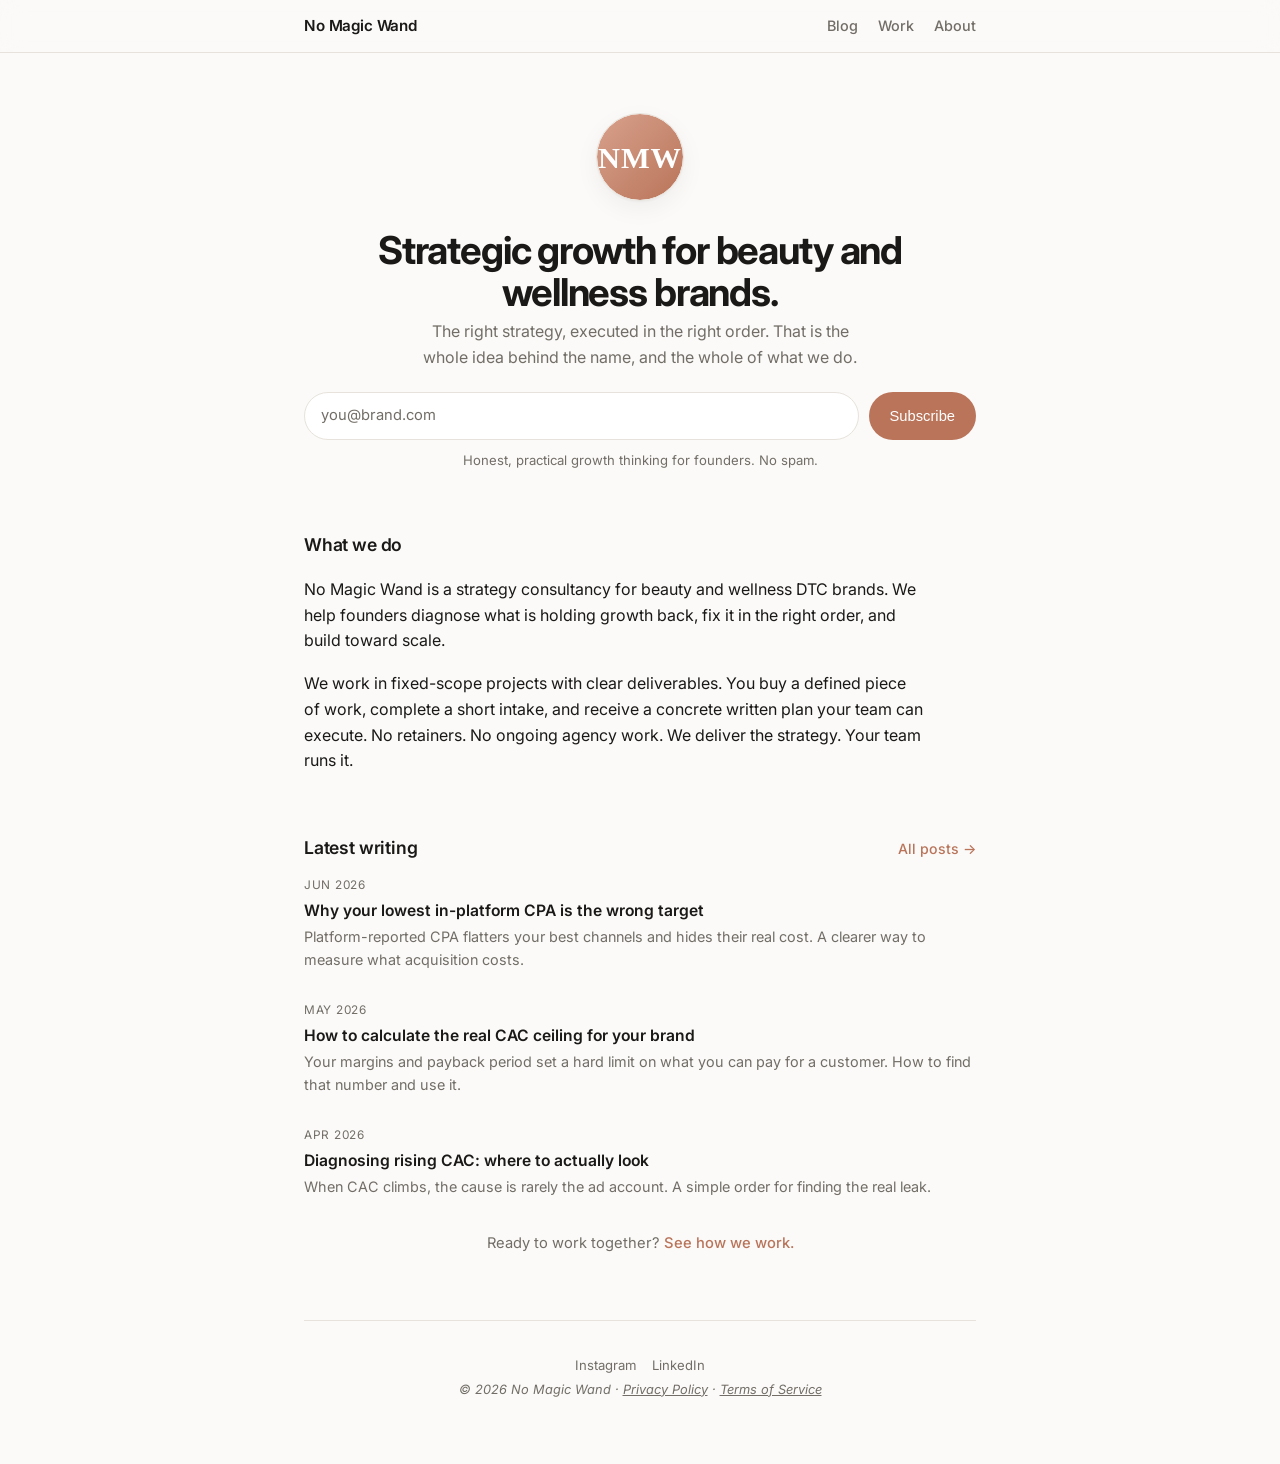
<file: index.html>
<!DOCTYPE html>
<html lang="en">
<head>
  <meta charset="UTF-8" />
  <meta name="viewport" content="width=device-width, initial-scale=1.0" />
  <title>No Magic Wand | Strategic growth for beauty and wellness brands</title>
  <meta name="description" content="A strategy consultancy for beauty and wellness DTC brands. We diagnose what is holding growth back and fix it in the right order. Fixed-scope projects, written deliverables, no retainers." />
  <link rel="canonical" href="https://nomagicwand.com/" />

  <!-- Open Graph -->
  <meta property="og:title" content="No Magic Wand" />
  <meta property="og:description" content="Strategic growth for beauty and wellness DTC brands. The right strategy, executed in the right order." />
  <meta property="og:type" content="website" />
  <meta property="og:url" content="https://nomagicwand.com/" />
  <!-- TODO: add og:image once you have a brand image:
  <meta property="og:image" content="https://nomagicwand.com/assets/og.jpg" /> -->

  <!-- Twitter / X card -->
  <meta name="twitter:card" content="summary_large_image" />
  <meta name="twitter:title" content="No Magic Wand" />
  <meta name="twitter:description" content="Strategic growth for beauty and wellness DTC brands." />

  <link rel="icon" href="assets/avatar.svg" type="image/svg+xml" />
  <link rel="preconnect" href="https://fonts.googleapis.com" />
  <link rel="preconnect" href="https://fonts.gstatic.com" crossorigin />
  <link href="https://fonts.googleapis.com/css2?family=Inter:wght@300..700&display=swap" rel="stylesheet" />
  <link rel="stylesheet" href="styles.css?v=14" />

  <!-- Structured data: WebSite + Organization + ProfessionalService -->
  <script type="application/ld+json">
  {
    "@context": "https://schema.org",
    "@graph": [
      {
        "@type": "WebSite",
        "@id": "https://nomagicwand.com/#website",
        "url": "https://nomagicwand.com/",
        "name": "No Magic Wand",
        "description": "Strategic growth for beauty and wellness DTC brands."
      },
      {
        "@type": "Organization",
        "@id": "https://nomagicwand.com/#org",
        "name": "No Magic Wand",
        "url": "https://nomagicwand.com/",
        "description": "A strategy consultancy for beauty and wellness DTC brands. We deliver fixed-scope growth and brand strategy. Your team executes it.",
        "sameAs": [
          "https://www.linkedin.com/company/your-handle",
          "https://www.instagram.com/your-handle"
        ],
        "knowsAbout": ["Brand strategy", "Beauty industry", "Wellness brands", "Direct-to-consumer growth", "Customer acquisition", "Retention and lifecycle marketing", "Unit economics"]
      },
      {
        "@type": "ProfessionalService",
        "@id": "https://nomagicwand.com/#service",
        "name": "No Magic Wand",
        "url": "https://nomagicwand.com/",
        "description": "Fixed-scope growth and brand strategy for beauty and wellness DTC brands.",
        "provider": { "@id": "https://nomagicwand.com/#org" },
        "hasOfferCatalog": {
          "@type": "OfferCatalog",
          "name": "Packages",
          "itemListElement": [
            {
              "@type": "Offer",
              "name": "Growth Diagnostic and 90-Day Plan",
              "price": "6000",
              "priceCurrency": "USD",
              "description": "A full-funnel teardown of acquisition, retention and unit economics, delivered as a prioritized 90-day plan."
            },
            {
              "@type": "Offer",
              "name": "Brand and Growth Plan",
              "priceCurrency": "USD",
              "priceSpecification": {
                "@type": "PriceSpecification",
                "minPrice": "12000",
                "priceCurrency": "USD"
              },
              "description": "A senior brand and growth strategy engagement for scaling brands, by application."
            }
          ]
        }
      }
    ]
  }
  </script>
</head>
<body>

  <nav class="site-nav" aria-label="Main navigation">
    <div class="nav-inner">
      <a class="nav-logo" href="index.html">No Magic Wand</a>
      <div class="nav-links">
        <a href="blog.html">Blog</a>
        <a href="packages.html">Work</a>
        <a href="about.html">About</a>
      </div>
    </div>
  </nav>

  <main class="wrap">

    <!-- HERO
         TODO: swap avatar.svg for a real brand mark or team photo. -->
    <header class="hero">
      <img class="avatar" src="assets/avatar.svg" alt="No Magic Wand" width="88" height="88" />
      <h1 class="brand">Strategic growth for beauty and wellness brands.</h1>
      <p class="bio">
        The right strategy, executed in the right order. That is the whole idea behind the name,
        and the whole of what we do.
      </p>

      <!-- NEWSLETTER — front and centre, directly under the hero.
           TODO: connect to your newsletter provider (beehiiv or Substack embed). -->
      <form class="signup hero-signup" id="signupForm" action="#" method="post" novalidate>
        <input class="signup-input" type="email" name="email" inputmode="email" autocomplete="email" placeholder="you@brand.com" aria-label="Email address" required />
        <button class="btn btn-primary" type="submit">Subscribe</button>
      </form>
      <p class="signup-note" id="signupNote" aria-live="polite">Honest, practical growth thinking for founders. No spam.</p>
    </header>

    <!-- WHAT WE DO -->
    <section class="section">
      <h2 class="section-title">What we do</h2>
      <div class="prose">
        <p>
          No Magic Wand is a strategy consultancy for beauty and wellness DTC brands. We help founders
          diagnose what is holding growth back, fix it in the right order, and build toward scale.
        </p>
        <p>
          We work in fixed-scope projects with clear deliverables. You buy a defined piece of work,
          complete a short intake, and receive a concrete written plan your team can execute. No retainers.
          No ongoing agency work. We deliver the strategy. Your team runs it.
        </p>
      </div>
    </section>

    <!-- LATEST WRITING
         TODO: update titles, dates and links as you publish. -->
    <section class="section" id="writing">
      <div class="section-head">
        <h2 class="section-title">Latest writing</h2>
        <a class="see-all" href="blog.html">All posts →</a>
      </div>
      <ul class="post-list">
        <li class="post">
          <a href="blog-post.html">
            <span class="post-date">Jun 2026</span>
            <span class="post-title">Why your lowest in-platform CPA is the wrong target</span>
            <span class="post-excerpt">Platform-reported CPA flatters your best channels and hides their real cost. A clearer way to measure what acquisition costs.</span>
          </a>
        </li>
        <li class="post">
          <a href="blog-post.html">
            <span class="post-date">May 2026</span>
            <span class="post-title">How to calculate the real CAC ceiling for your brand</span>
            <span class="post-excerpt">Your margins and payback period set a hard limit on what you can pay for a customer. How to find that number and use it.</span>
          </a>
        </li>
        <li class="post">
          <a href="blog-post.html">
            <span class="post-date">Apr 2026</span>
            <span class="post-title">Diagnosing rising CAC: where to actually look</span>
            <span class="post-excerpt">When CAC climbs, the cause is rarely the ad account. A simple order for finding the real leak.</span>
          </a>
        </li>
      </ul>
    </section>

    <!-- QUIET OFFERS LINK — offers are pulled back; reachable, not foregrounded -->
    <p class="services-note">Ready to work together? <a href="packages.html">See how we work.</a></p>

    <footer class="footer">
      <nav class="footer-links" aria-label="Footer navigation">
        <a href="https://www.instagram.com/your-handle" target="_blank" rel="noopener">Instagram</a>
        <a href="https://www.linkedin.com/company/your-handle" target="_blank" rel="noopener">LinkedIn</a>
      </nav>
      <p class="footer-tag">© <span class="year-auto">2026</span> No Magic Wand · <a href="privacy.html">Privacy Policy</a> · <a href="terms.html">Terms of Service</a></p>
    </footer>

  </main>

  <script src="script.js"></script>
</body>
</html>
</file>
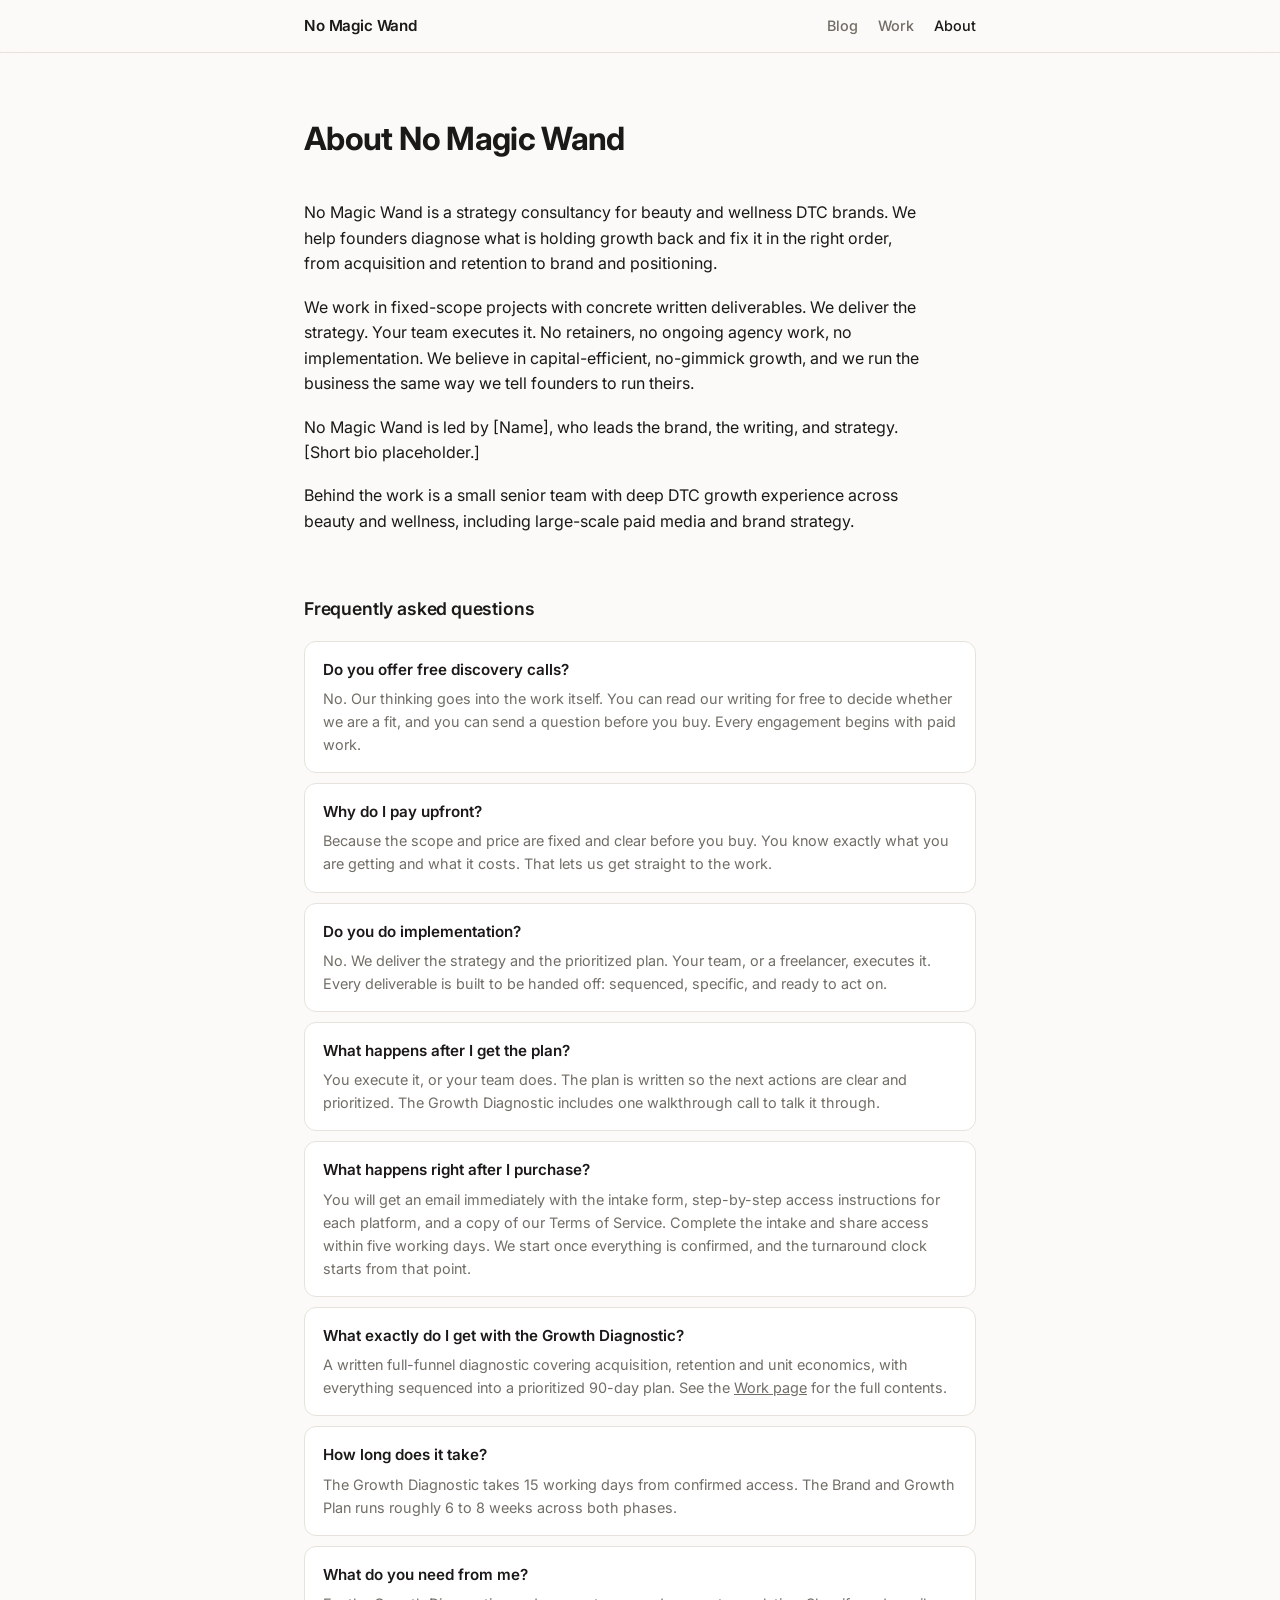
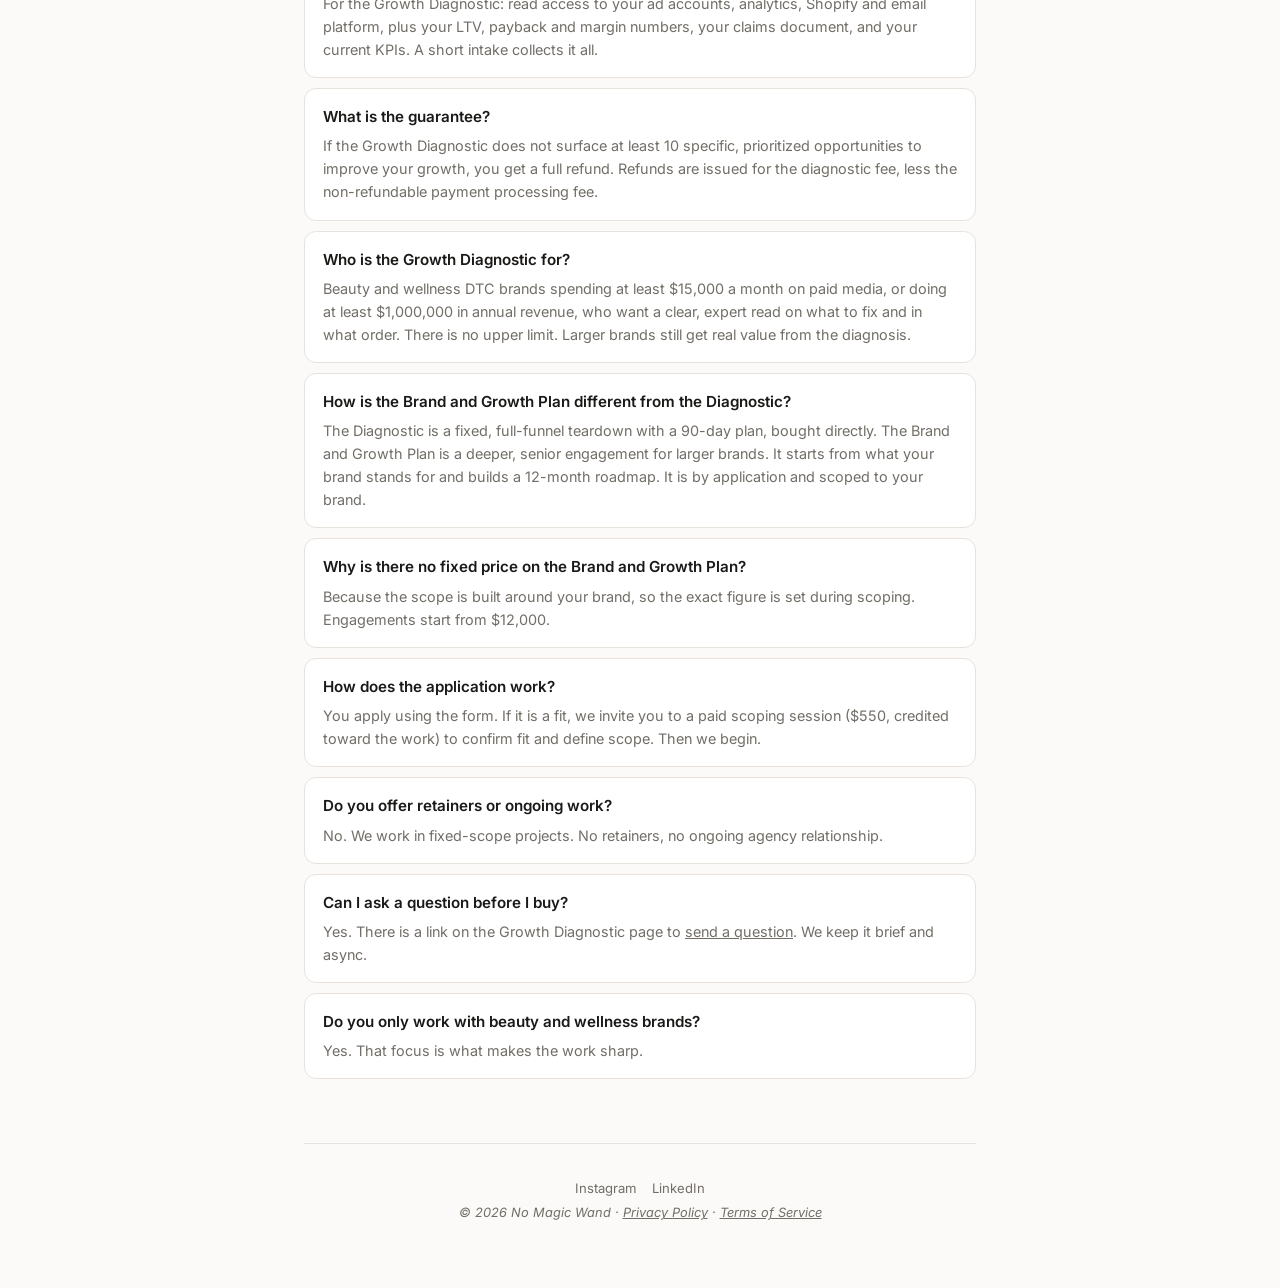
<file: about.html>
<!DOCTYPE html>
<html lang="en">
<head>
  <meta charset="UTF-8" />
  <meta name="viewport" content="width=device-width, initial-scale=1.0" />
  <title>About | No Magic Wand</title>
  <meta name="description" content="No Magic Wand is a strategy consultancy for beauty and wellness DTC brands. We deliver the strategy in fixed-scope projects. Your team executes it. Plus answers to common questions." />
  <link rel="canonical" href="https://nomagicwand.com/about.html" />
  <meta property="og:title" content="About | No Magic Wand" />
  <meta property="og:description" content="A strategy consultancy for beauty and wellness DTC brands." />
  <meta property="og:type" content="website" />
  <meta property="og:url" content="https://nomagicwand.com/about.html" />
  <meta name="twitter:card" content="summary_large_image" />
  <link rel="icon" href="assets/avatar.svg" type="image/svg+xml" />

  <!-- Structured data: FAQPage -->
  <script type="application/ld+json">
  {
    "@context": "https://schema.org",
    "@type": "FAQPage",
    "mainEntity": [
      { "@type": "Question", "name": "Do you offer free discovery calls?", "acceptedAnswer": { "@type": "Answer", "text": "No. Our thinking goes into the work itself. You can read our writing for free to decide whether we are a fit, and you can send a question before you buy. Every engagement begins with paid work." } },
      { "@type": "Question", "name": "Why do I pay upfront?", "acceptedAnswer": { "@type": "Answer", "text": "Because the scope and price are fixed and clear before you buy. You know exactly what you are getting and what it costs. That lets us get straight to the work." } },
      { "@type": "Question", "name": "Do you do implementation?", "acceptedAnswer": { "@type": "Answer", "text": "No. We deliver the strategy and the prioritized plan. Your team, or a freelancer, executes it. Every deliverable is built to be handed off: sequenced, specific, and ready to act on." } },
      { "@type": "Question", "name": "What happens after I get the plan?", "acceptedAnswer": { "@type": "Answer", "text": "You execute it, or your team does. The plan is written so the next actions are clear and prioritized. The Growth Diagnostic includes one walkthrough call to talk it through." } },
      { "@type": "Question", "name": "What happens right after I purchase?", "acceptedAnswer": { "@type": "Answer", "text": "You will get an email immediately with the intake form, step-by-step access instructions for each platform, and a copy of our Terms of Service. Complete the intake and share access within five working days. We start once everything is confirmed, and the turnaround clock starts from that point." } },
      { "@type": "Question", "name": "How long does it take?", "acceptedAnswer": { "@type": "Answer", "text": "The Growth Diagnostic takes 15 working days from confirmed access. The Brand and Growth Plan runs roughly 6 to 8 weeks across both phases." } },
      { "@type": "Question", "name": "Who is the Growth Diagnostic for?", "acceptedAnswer": { "@type": "Answer", "text": "Beauty and wellness DTC brands spending at least $15,000 a month on paid media, or doing at least $1,000,000 in annual revenue, who want a clear, expert read on what to fix and in what order. There is no upper limit. Larger brands still get real value from the diagnosis." } },
      { "@type": "Question", "name": "What is the guarantee?", "acceptedAnswer": { "@type": "Answer", "text": "If the Growth Diagnostic does not surface at least 10 specific, prioritized opportunities to improve your growth, you get a full refund. Refunds are issued for the diagnostic fee, less the non-refundable payment processing fee." } },
      { "@type": "Question", "name": "Why is there no fixed price on the Brand and Growth Plan?", "acceptedAnswer": { "@type": "Answer", "text": "Because the scope is built around your brand, so the exact figure is set during scoping. Engagements start from $12,000." } },
      { "@type": "Question", "name": "Do you offer retainers or ongoing work?", "acceptedAnswer": { "@type": "Answer", "text": "No. We work in fixed-scope projects. No retainers, no ongoing agency relationship." } },
      { "@type": "Question", "name": "Do you only work with beauty and wellness brands?", "acceptedAnswer": { "@type": "Answer", "text": "Yes. That focus is what makes the work sharp." } }
    ]
  }
  </script>

  <link rel="preconnect" href="https://fonts.googleapis.com" />
  <link rel="preconnect" href="https://fonts.gstatic.com" crossorigin />
  <link href="https://fonts.googleapis.com/css2?family=Inter:wght@300..700&display=swap" rel="stylesheet" />
  <link rel="stylesheet" href="styles.css?v=14" />
</head>
<body>

  <nav class="site-nav" aria-label="Main navigation">
    <div class="nav-inner">
      <a class="nav-logo" href="index.html">No Magic Wand</a>
      <div class="nav-links">
        <a href="blog.html">Blog</a>
        <a href="packages.html">Work</a>
        <a href="about.html" class="active">About</a>
      </div>
    </div>
  </nav>

  <main class="wrap">

    <div class="page-header">
      <h1>About No Magic Wand</h1>
    </div>

    <div class="prose">
      <p>
        No Magic Wand is a strategy consultancy for beauty and wellness DTC brands. We help founders diagnose
        what is holding growth back and fix it in the right order, from acquisition and retention to brand and
        positioning.
      </p>
      <p>
        We work in fixed-scope projects with concrete written deliverables. We deliver the strategy. Your team
        executes it. No retainers, no ongoing agency work, no implementation. We believe in capital-efficient,
        no-gimmick growth, and we run the business the same way we tell founders to run theirs.
      </p>
      <!-- TODO: add Managing Partner name and a short bio. -->
      <p>
        No Magic Wand is led by [Name], who leads the brand, the writing, and strategy. [Short bio placeholder.]
      </p>
      <p>
        Behind the work is a small senior team with deep DTC growth experience across beauty and wellness,
        including large-scale paid media and brand strategy.
      </p>
    </div>

    <!-- FAQ -->
    <section class="section">
      <h2 class="section-title">Frequently asked questions</h2>
      <ul class="faq">
        <li>
          <strong>Do you offer free discovery calls?</strong>
          <p>No. Our thinking goes into the work itself. You can read our writing for free to decide whether we are a fit, and you can send a question before you buy. Every engagement begins with paid work.</p>
        </li>
        <li>
          <strong>Why do I pay upfront?</strong>
          <p>Because the scope and price are fixed and clear before you buy. You know exactly what you are getting and what it costs. That lets us get straight to the work.</p>
        </li>
        <li>
          <strong>Do you do implementation?</strong>
          <p>No. We deliver the strategy and the prioritized plan. Your team, or a freelancer, executes it. Every deliverable is built to be handed off: sequenced, specific, and ready to act on.</p>
        </li>
        <li>
          <strong>What happens after I get the plan?</strong>
          <p>You execute it, or your team does. The plan is written so the next actions are clear and prioritized. The Growth Diagnostic includes one walkthrough call to talk it through.</p>
        </li>
        <li>
          <strong>What happens right after I purchase?</strong>
          <p>You will get an email immediately with the intake form, step-by-step access instructions for each platform, and a copy of our Terms of Service. Complete the intake and share access within five working days. We start once everything is confirmed, and the turnaround clock starts from that point.</p>
        </li>
        <li>
          <strong>What exactly do I get with the Growth Diagnostic?</strong>
          <p>A written full-funnel diagnostic covering acquisition, retention and unit economics, with everything sequenced into a prioritized 90-day plan. See the <a href="packages.html#growth-diagnostic">Work page</a> for the full contents.</p>
        </li>
        <li>
          <strong>How long does it take?</strong>
          <p>The Growth Diagnostic takes 15 working days from confirmed access. The Brand and Growth Plan runs roughly 6 to 8 weeks across both phases.</p>
        </li>
        <li>
          <strong>What do you need from me?</strong>
          <p>For the Growth Diagnostic: read access to your ad accounts, analytics, Shopify and email platform, plus your LTV, payback and margin numbers, your claims document, and your current KPIs. A short intake collects it all.</p>
        </li>
        <li>
          <strong>What is the guarantee?</strong>
          <p>If the Growth Diagnostic does not surface at least 10 specific, prioritized opportunities to improve your growth, you get a full refund. Refunds are issued for the diagnostic fee, less the non-refundable payment processing fee.</p>
        </li>
        <li>
          <strong>Who is the Growth Diagnostic for?</strong>
          <p>Beauty and wellness DTC brands spending at least $15,000 a month on paid media, or doing at least $1,000,000 in annual revenue, who want a clear, expert read on what to fix and in what order. There is no upper limit. Larger brands still get real value from the diagnosis.</p>
        </li>
        <li>
          <strong>How is the Brand and Growth Plan different from the Diagnostic?</strong>
          <p>The Diagnostic is a fixed, full-funnel teardown with a 90-day plan, bought directly. The Brand and Growth Plan is a deeper, senior engagement for larger brands. It starts from what your brand stands for and builds a 12-month roadmap. It is by application and scoped to your brand.</p>
        </li>
        <li>
          <strong>Why is there no fixed price on the Brand and Growth Plan?</strong>
          <p>Because the scope is built around your brand, so the exact figure is set during scoping. Engagements start from $12,000.</p>
        </li>
        <li>
          <strong>How does the application work?</strong>
          <p>You apply using the form. If it is a fit, we invite you to a paid scoping session ($550, credited toward the work) to confirm fit and define scope. Then we begin.</p>
        </li>
        <li>
          <strong>Do you offer retainers or ongoing work?</strong>
          <p>No. We work in fixed-scope projects. No retainers, no ongoing agency relationship.</p>
        </li>
        <li>
          <strong>Can I ask a question before I buy?</strong>
          <p>Yes. There is a link on the Growth Diagnostic page to <a href="mailto:hello@nomagicwand.com?subject=Question%20about%20the%20Growth%20Diagnostic">send a question</a>. We keep it brief and async.</p>
        </li>
        <li>
          <strong>Do you only work with beauty and wellness brands?</strong>
          <p>Yes. That focus is what makes the work sharp.</p>
        </li>
      </ul>
    </section>

    <footer class="footer">
      <nav class="footer-links" aria-label="Footer navigation">
        <a href="https://www.instagram.com/your-handle" target="_blank" rel="noopener">Instagram</a>
        <a href="https://www.linkedin.com/company/your-handle" target="_blank" rel="noopener">LinkedIn</a>
      </nav>
      <p class="footer-tag">© <span class="year-auto">2026</span> No Magic Wand · <a href="privacy.html">Privacy Policy</a> · <a href="terms.html">Terms of Service</a></p>
    </footer>

  </main>

  <script src="script.js"></script>
</body>
</html>
</file>
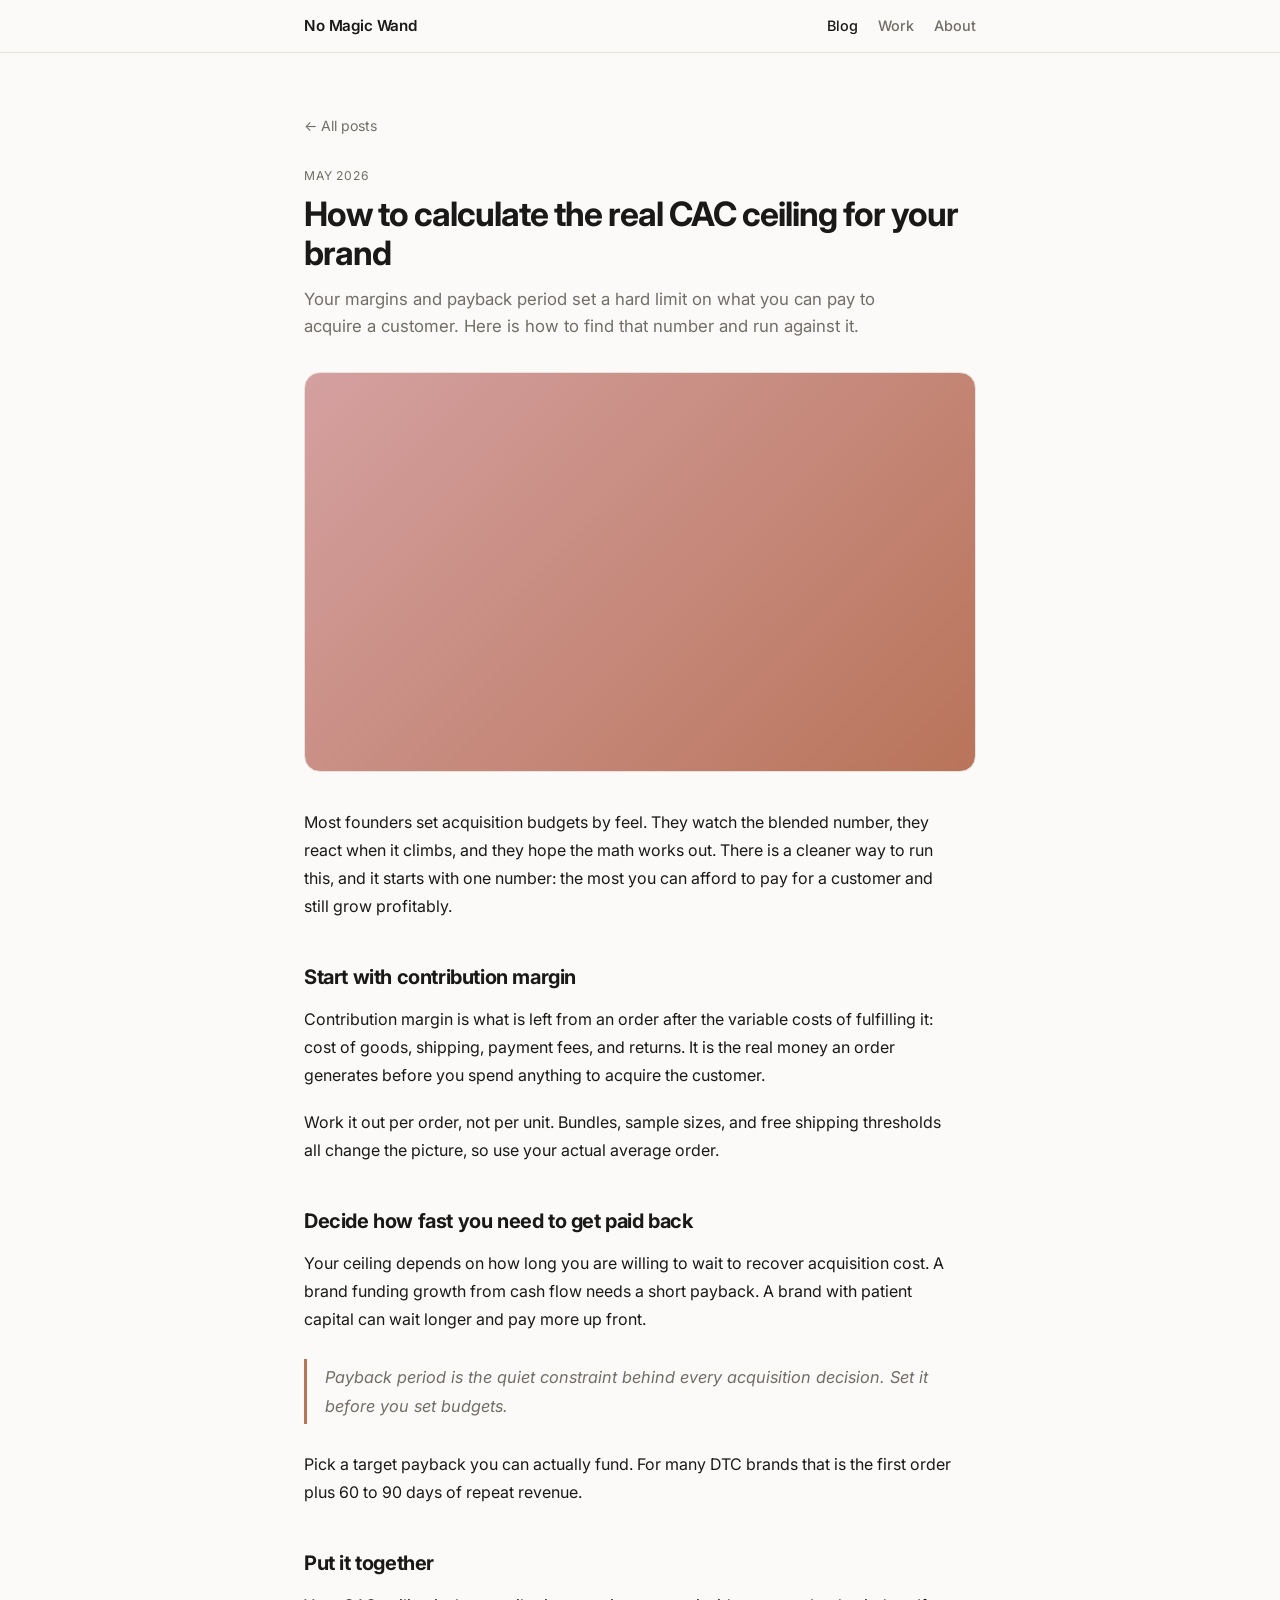
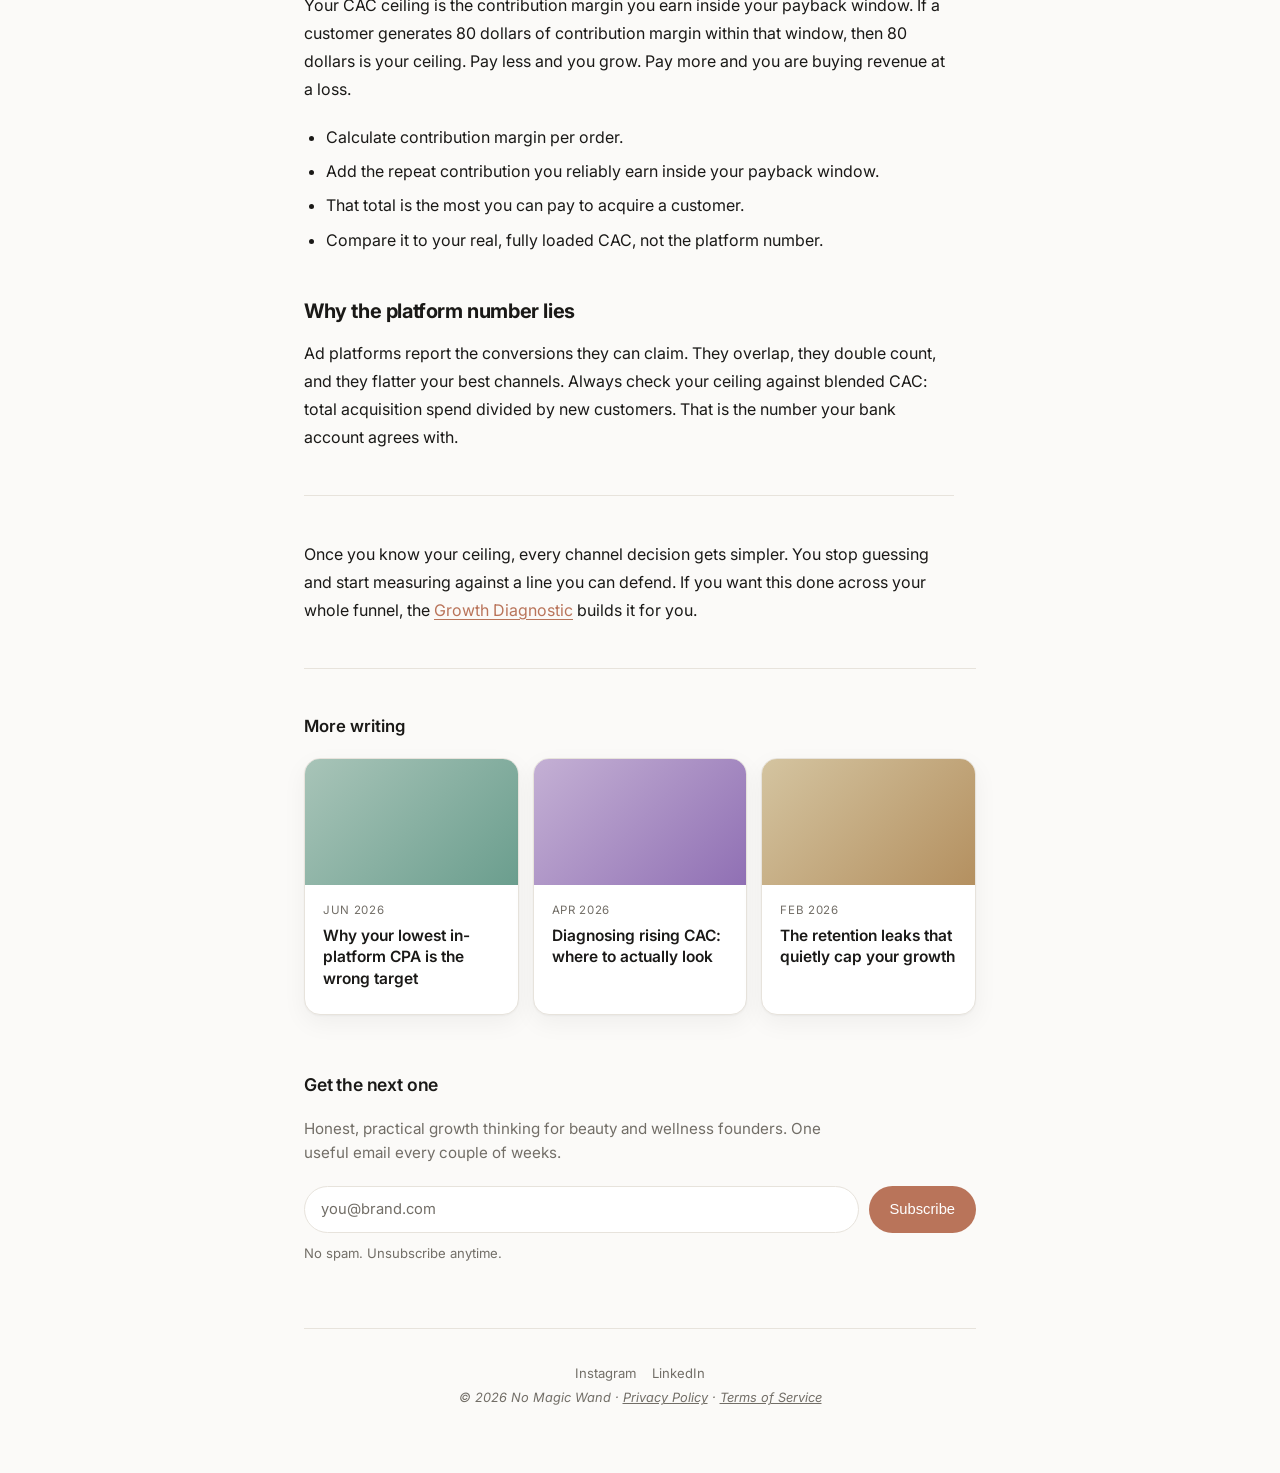
<file: blog-post.html>
<!DOCTYPE html>
<html lang="en">
<head>
  <meta charset="UTF-8" />
  <meta name="viewport" content="width=device-width, initial-scale=1.0" />
  <!-- TODO: update title, description and og:image for each post -->
  <title>How to calculate the real CAC ceiling for your brand | No Magic Wand</title>
  <meta name="description" content="Your margins and payback period set a hard limit on what you can pay to acquire a customer. Here is how to find that number and run against it." />
  <link rel="canonical" href="https://nomagicwand.com/blog-post.html" />
  <meta property="og:title" content="How to calculate the real CAC ceiling for your brand" />
  <meta property="og:description" content="Your margins and payback period set a hard limit on what you can pay to acquire a customer." />
  <meta property="og:type" content="article" />
  <meta name="twitter:card" content="summary_large_image" />
  <link rel="icon" href="assets/avatar.svg" type="image/svg+xml" />
  <link rel="preconnect" href="https://fonts.googleapis.com" />
  <link rel="preconnect" href="https://fonts.gstatic.com" crossorigin />
  <link href="https://fonts.googleapis.com/css2?family=Inter:wght@300..700&display=swap" rel="stylesheet" />
  <link rel="stylesheet" href="styles.css?v=14" />
</head>
<body>

  <nav class="site-nav" aria-label="Main navigation">
    <div class="nav-inner">
      <a class="nav-logo" href="index.html">No Magic Wand</a>
      <div class="nav-links">
        <a href="blog.html" class="active">Blog</a>
        <a href="packages.html">Work</a>
        <a href="about.html">About</a>
      </div>
    </div>
  </nav>

  <main class="wrap">

    <a class="back-link" href="blog.html">← All posts</a>

    <!-- ============================================================
         POST HEADER
         TODO: update date, title and lede for each post.
    ============================================================= -->
    <header class="post-header">
      <span class="post-header__date">May 2026</span>
      <h1 class="post-header__title">How to calculate the real CAC ceiling for your brand</h1>
      <p class="post-header__lede">Your margins and payback period set a hard limit on what you can pay to acquire a customer. Here is how to find that number and run against it.</p>
    </header>

    <!-- TODO: replace with a real image (assets/blog/post-slug.jpg) -->
    <div class="post-thumb" role="img" aria-label="Post thumbnail"></div>

    <!-- ============================================================
         POST BODY
         TODO: replace with real post content. For a real blog, generate
         this HTML from markdown using a static site generator or a CMS.
    ============================================================= -->
    <article class="post-body">

      <p>
        Most founders set acquisition budgets by feel. They watch the blended number, they react when it
        climbs, and they hope the math works out. There is a cleaner way to run this, and it starts with one
        number: the most you can afford to pay for a customer and still grow profitably.
      </p>

      <h2>Start with contribution margin</h2>

      <p>
        Contribution margin is what is left from an order after the variable costs of fulfilling it: cost of
        goods, shipping, payment fees, and returns. It is the real money an order generates before you spend
        anything to acquire the customer.
      </p>

      <p>
        Work it out per order, not per unit. Bundles, sample sizes, and free shipping thresholds all change the
        picture, so use your actual average order.
      </p>

      <h2>Decide how fast you need to get paid back</h2>

      <p>
        Your ceiling depends on how long you are willing to wait to recover acquisition cost. A brand funding
        growth from cash flow needs a short payback. A brand with patient capital can wait longer and pay more
        up front.
      </p>

      <blockquote>
        Payback period is the quiet constraint behind every acquisition decision. Set it before you set budgets.
      </blockquote>

      <p>
        Pick a target payback you can actually fund. For many DTC brands that is the first order plus 60 to 90
        days of repeat revenue.
      </p>

      <h2>Put it together</h2>

      <p>
        Your CAC ceiling is the contribution margin you earn inside your payback window. If a customer generates
        80 dollars of contribution margin within that window, then 80 dollars is your ceiling. Pay less and you
        grow. Pay more and you are buying revenue at a loss.
      </p>

      <ul>
        <li>Calculate contribution margin per order.</li>
        <li>Add the repeat contribution you reliably earn inside your payback window.</li>
        <li>That total is the most you can pay to acquire a customer.</li>
        <li>Compare it to your real, fully loaded CAC, not the platform number.</li>
      </ul>

      <h2>Why the platform number lies</h2>

      <p>
        Ad platforms report the conversions they can claim. They overlap, they double count, and they flatter
        your best channels. Always check your ceiling against blended CAC: total acquisition spend divided by
        new customers. That is the number your bank account agrees with.
      </p>

      <hr class="post-divider" />

      <p>
        Once you know your ceiling, every channel decision gets simpler. You stop guessing and start measuring
        against a line you can defend. If you want this done across your whole funnel, the
        <a href="packages.html#growth-diagnostic">Growth Diagnostic</a> builds it for you.
      </p>

    </article>

    <hr class="post-divider" />

    <!-- Related posts -->
    <section class="related" aria-label="Related posts">
      <h2>More writing</h2>
      <div class="related-grid">

        <a class="blog-card" href="blog-post.html">
          <div class="blog-card__thumb" style="background: linear-gradient(135deg,#a8c4b8,#6b9e8e)"></div>
          <div class="blog-card__body">
            <span class="blog-card__date">Jun 2026</span>
            <h3 class="blog-card__title">Why your lowest in-platform CPA is the wrong target</h3>
          </div>
        </a>

        <a class="blog-card" href="blog-post.html">
          <div class="blog-card__thumb" style="background: linear-gradient(135deg,#c4b0d4,#9070b4)"></div>
          <div class="blog-card__body">
            <span class="blog-card__date">Apr 2026</span>
            <h3 class="blog-card__title">Diagnosing rising CAC: where to actually look</h3>
          </div>
        </a>

        <a class="blog-card" href="blog-post.html">
          <div class="blog-card__thumb" style="background: linear-gradient(135deg,#d4c4a0,#b49060)"></div>
          <div class="blog-card__body">
            <span class="blog-card__date">Feb 2026</span>
            <h3 class="blog-card__title">The retention leaks that quietly cap your growth</h3>
          </div>
        </a>

      </div>
    </section>

    <!-- Newsletter CTA at end of post -->
    <section class="section" style="margin-top: 56px;" id="newsletter">
      <h2 class="section-title">Get the next one</h2>
      <p class="section-lede">Honest, practical growth thinking for beauty and wellness founders. One useful email every couple of weeks.</p>
      <form class="signup" action="#" method="post" novalidate>
        <input class="signup-input" type="email" name="email" inputmode="email" autocomplete="email" placeholder="you@brand.com" aria-label="Email address" required />
        <button class="btn btn-primary" type="submit">Subscribe</button>
      </form>
      <p class="signup-note">No spam. Unsubscribe anytime.</p>
    </section>

    <footer class="footer">
      <nav class="footer-links" aria-label="Footer navigation">
        <a href="https://www.instagram.com/your-handle" target="_blank" rel="noopener">Instagram</a>
        <a href="https://www.linkedin.com/company/your-handle" target="_blank" rel="noopener">LinkedIn</a>
      </nav>
      <p class="footer-tag">© <span class="year-auto">2026</span> No Magic Wand · <a href="privacy.html">Privacy Policy</a> · <a href="terms.html">Terms of Service</a></p>
    </footer>

  </main>

  <script src="script.js"></script>
</body>
</html>
</file>
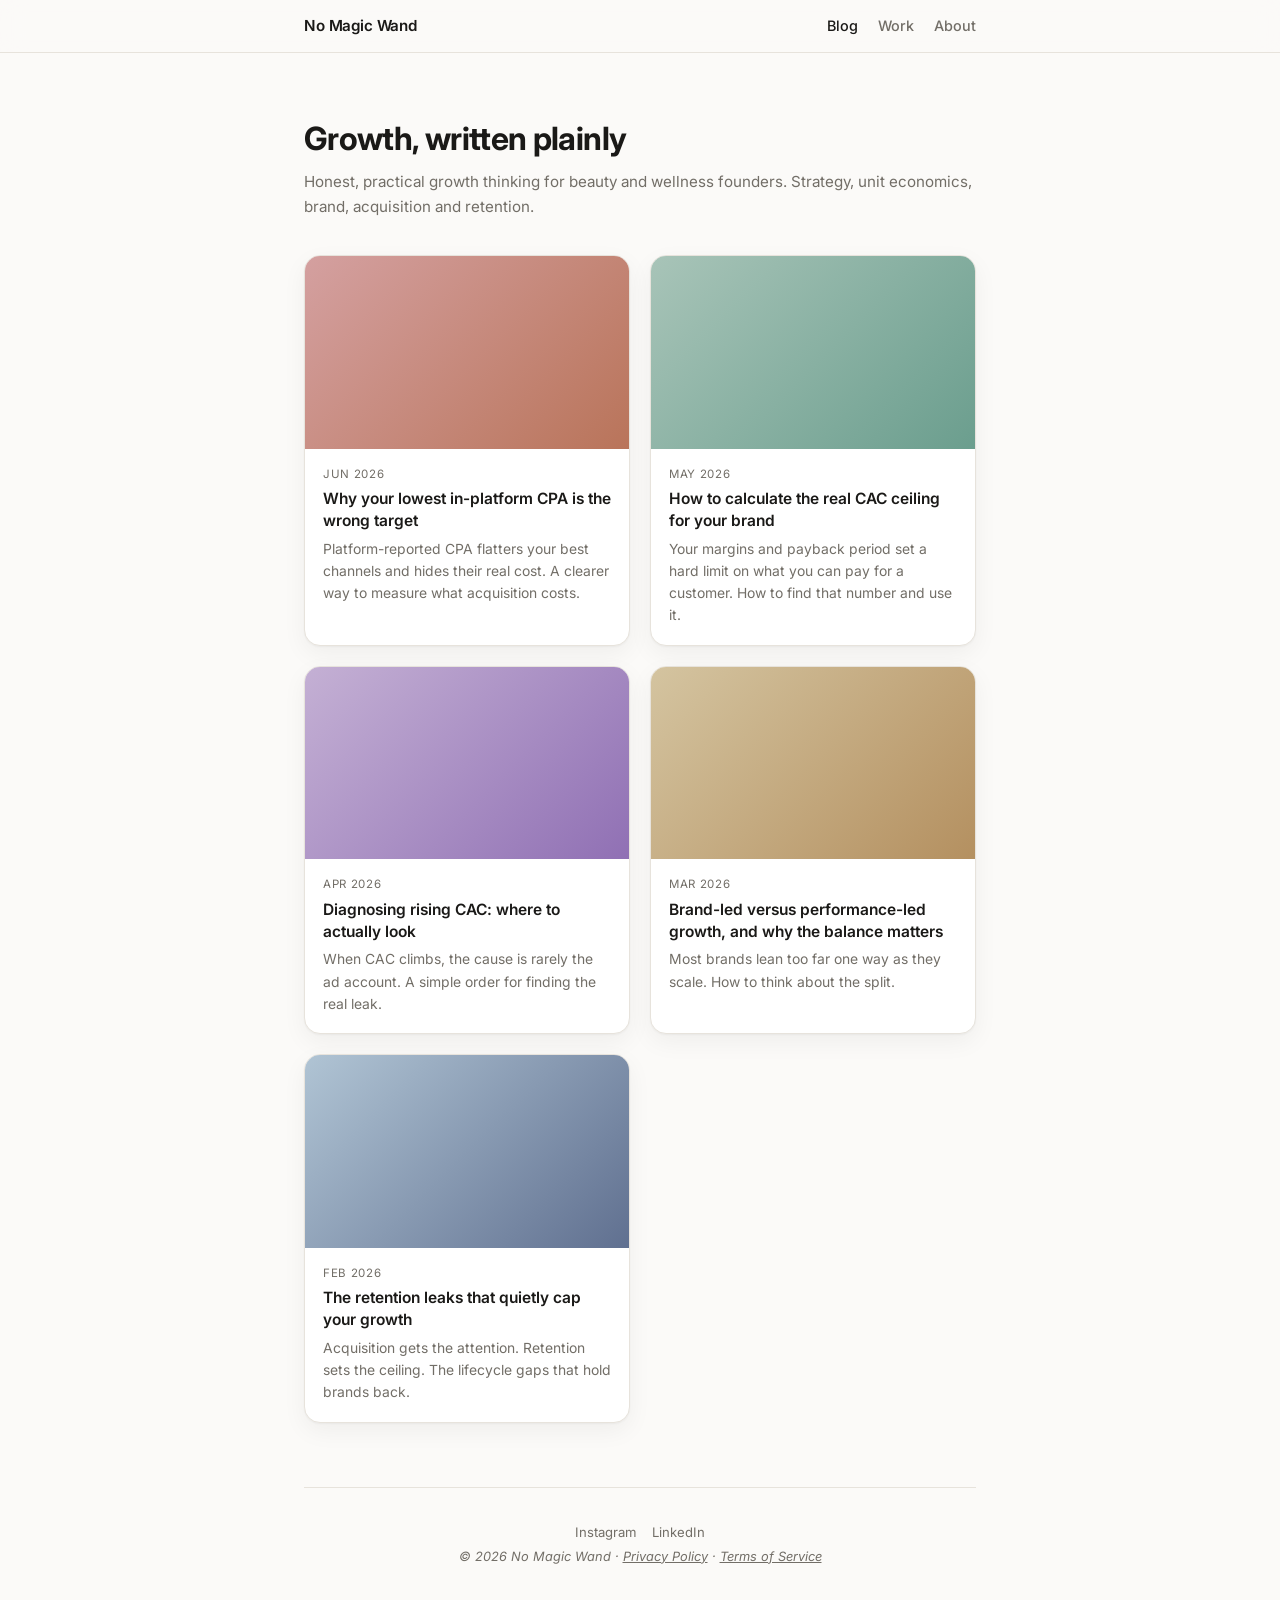
<file: blog.html>
<!DOCTYPE html>
<html lang="en">
<head>
  <meta charset="UTF-8" />
  <meta name="viewport" content="width=device-width, initial-scale=1.0" />
  <title>Blog | Growth strategy for beauty and wellness founders | No Magic Wand</title>
  <meta name="description" content="Honest, practical growth thinking for beauty and wellness founders. Strategy, unit economics, brand, acquisition and retention, written plainly." />
  <link rel="canonical" href="https://nomagicwand.com/blog.html" />
  <meta property="og:title" content="Blog | No Magic Wand" />
  <meta property="og:description" content="Honest, practical growth thinking for beauty and wellness founders." />
  <meta property="og:type" content="website" />
  <meta property="og:url" content="https://nomagicwand.com/blog.html" />
  <meta name="twitter:card" content="summary_large_image" />
  <link rel="icon" href="assets/avatar.svg" type="image/svg+xml" />

  <!-- Structured data: Blog -->
  <script type="application/ld+json">
  {
    "@context": "https://schema.org",
    "@type": "Blog",
    "name": "No Magic Wand Blog",
    "description": "Honest, practical growth thinking for beauty and wellness founders.",
    "url": "https://nomagicwand.com/blog.html",
    "inLanguage": "en",
    "about": ["Direct-to-consumer growth", "Customer acquisition cost", "Retention and lifecycle", "Unit economics", "Brand strategy"]
  }
  </script>
  <link rel="preconnect" href="https://fonts.googleapis.com" />
  <link rel="preconnect" href="https://fonts.gstatic.com" crossorigin />
  <link href="https://fonts.googleapis.com/css2?family=Inter:wght@300..700&display=swap" rel="stylesheet" />
  <link rel="stylesheet" href="styles.css?v=14" />
</head>
<body>

  <nav class="site-nav" aria-label="Main navigation">
    <div class="nav-inner">
      <a class="nav-logo" href="index.html">No Magic Wand</a>
      <div class="nav-links">
        <a href="blog.html" class="active">Blog</a>
        <a href="packages.html">Work</a>
        <a href="about.html">About</a>
      </div>
    </div>
  </nav>

  <main class="wrap">

    <div class="page-header">
      <h1>Growth, written plainly</h1>
      <p>Honest, practical growth thinking for beauty and wellness founders. Strategy, unit economics, brand, acquisition and retention.</p>
    </div>

    <!-- ============================================================
         BLOG GRID
         TODO: replace each card with real post data. For a real blog,
         consider a static site generator (Eleventy, Astro) or a headless
         CMS that builds this grid from your posts.
    ============================================================= -->
    <div class="blog-grid">

      <a class="blog-card" href="blog-post.html">
        <div class="blog-card__thumb"></div>
        <div class="blog-card__body">
          <span class="blog-card__date">Jun 2026</span>
          <h2 class="blog-card__title">Why your lowest in-platform CPA is the wrong target</h2>
          <p class="blog-card__excerpt">Platform-reported CPA flatters your best channels and hides their real cost. A clearer way to measure what acquisition costs.</p>
        </div>
      </a>

      <a class="blog-card" href="blog-post.html">
        <div class="blog-card__thumb"></div>
        <div class="blog-card__body">
          <span class="blog-card__date">May 2026</span>
          <h2 class="blog-card__title">How to calculate the real CAC ceiling for your brand</h2>
          <p class="blog-card__excerpt">Your margins and payback period set a hard limit on what you can pay for a customer. How to find that number and use it.</p>
        </div>
      </a>

      <a class="blog-card" href="blog-post.html">
        <div class="blog-card__thumb"></div>
        <div class="blog-card__body">
          <span class="blog-card__date">Apr 2026</span>
          <h2 class="blog-card__title">Diagnosing rising CAC: where to actually look</h2>
          <p class="blog-card__excerpt">When CAC climbs, the cause is rarely the ad account. A simple order for finding the real leak.</p>
        </div>
      </a>

      <a class="blog-card" href="blog-post.html">
        <div class="blog-card__thumb"></div>
        <div class="blog-card__body">
          <span class="blog-card__date">Mar 2026</span>
          <h2 class="blog-card__title">Brand-led versus performance-led growth, and why the balance matters</h2>
          <p class="blog-card__excerpt">Most brands lean too far one way as they scale. How to think about the split.</p>
        </div>
      </a>

      <a class="blog-card" href="blog-post.html">
        <div class="blog-card__thumb"></div>
        <div class="blog-card__body">
          <span class="blog-card__date">Feb 2026</span>
          <h2 class="blog-card__title">The retention leaks that quietly cap your growth</h2>
          <p class="blog-card__excerpt">Acquisition gets the attention. Retention sets the ceiling. The lifecycle gaps that hold brands back.</p>
        </div>
      </a>

    </div>

    <footer class="footer">
      <nav class="footer-links" aria-label="Footer navigation">
        <a href="https://www.instagram.com/your-handle" target="_blank" rel="noopener">Instagram</a>
        <a href="https://www.linkedin.com/company/your-handle" target="_blank" rel="noopener">LinkedIn</a>
      </nav>
      <p class="footer-tag">© <span class="year-auto">2026</span> No Magic Wand · <a href="privacy.html">Privacy Policy</a> · <a href="terms.html">Terms of Service</a></p>
    </footer>

  </main>

  <script src="script.js"></script>
</body>
</html>
</file>
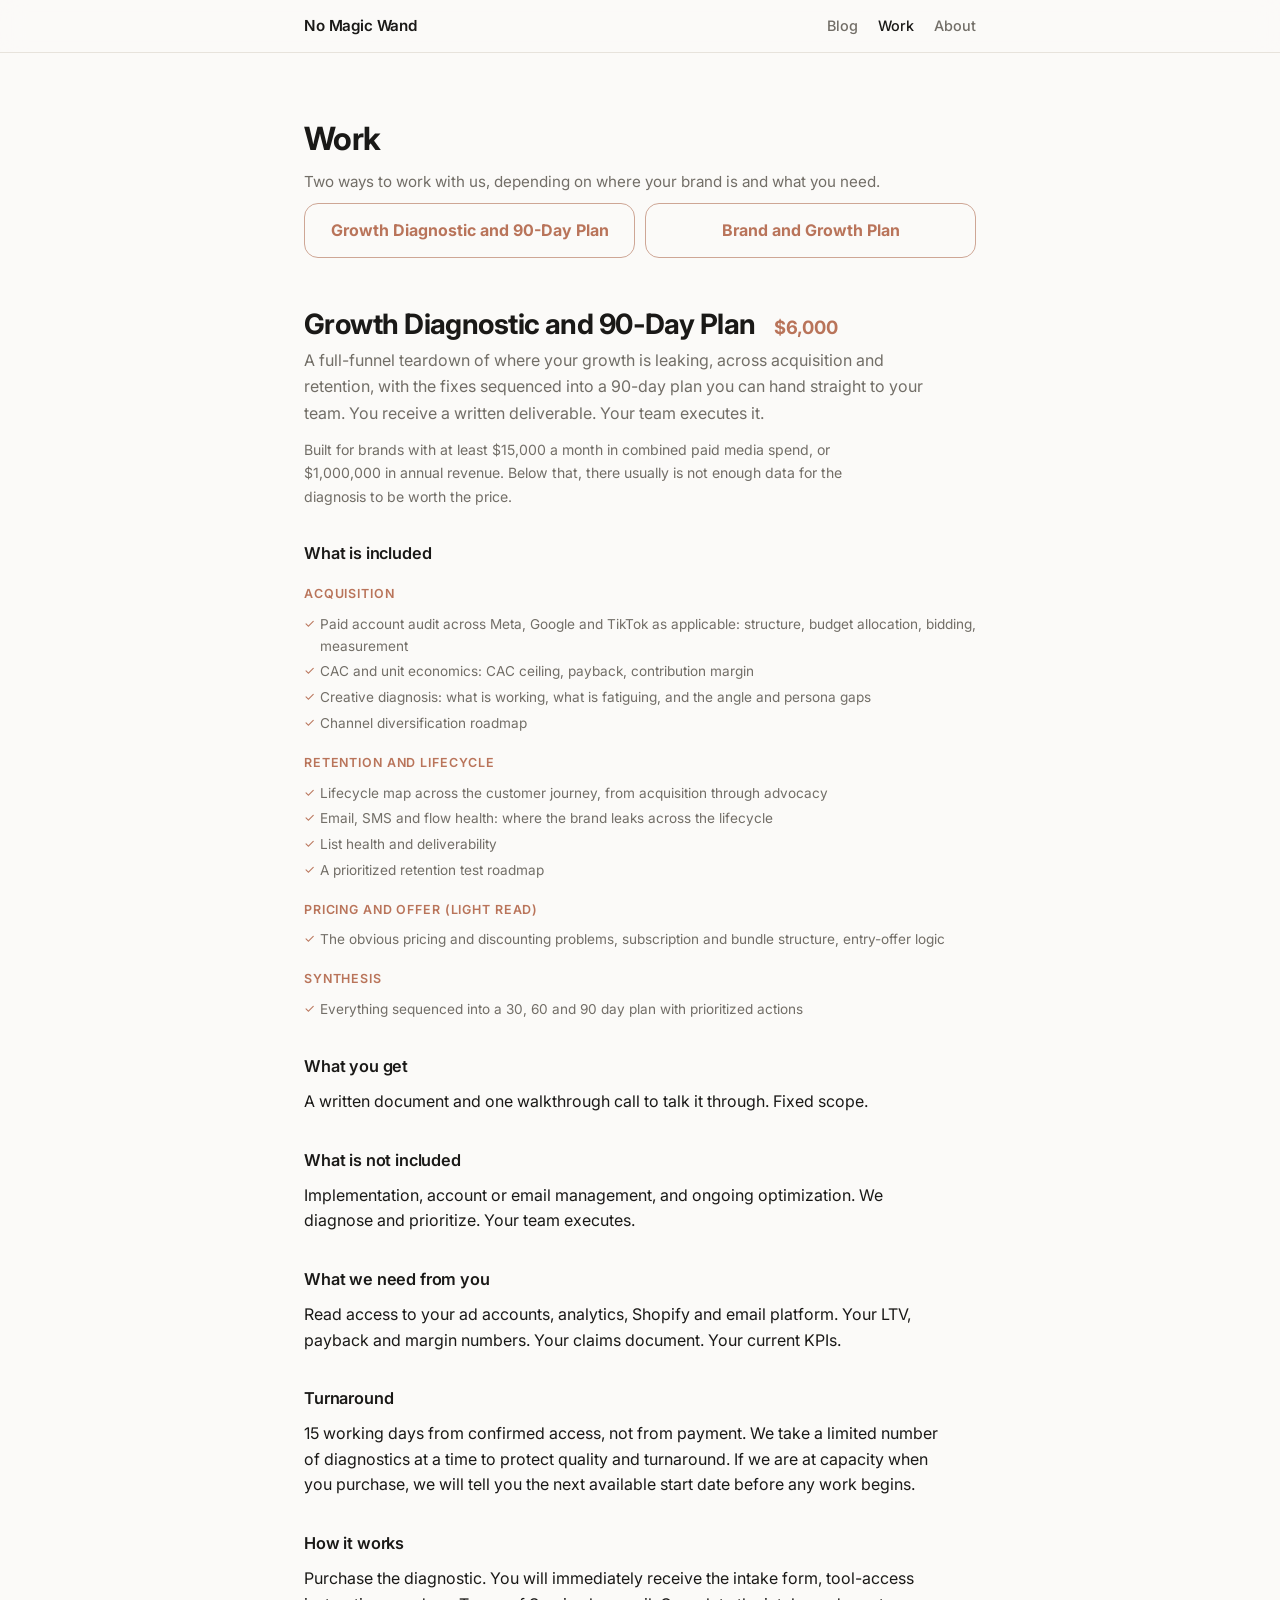
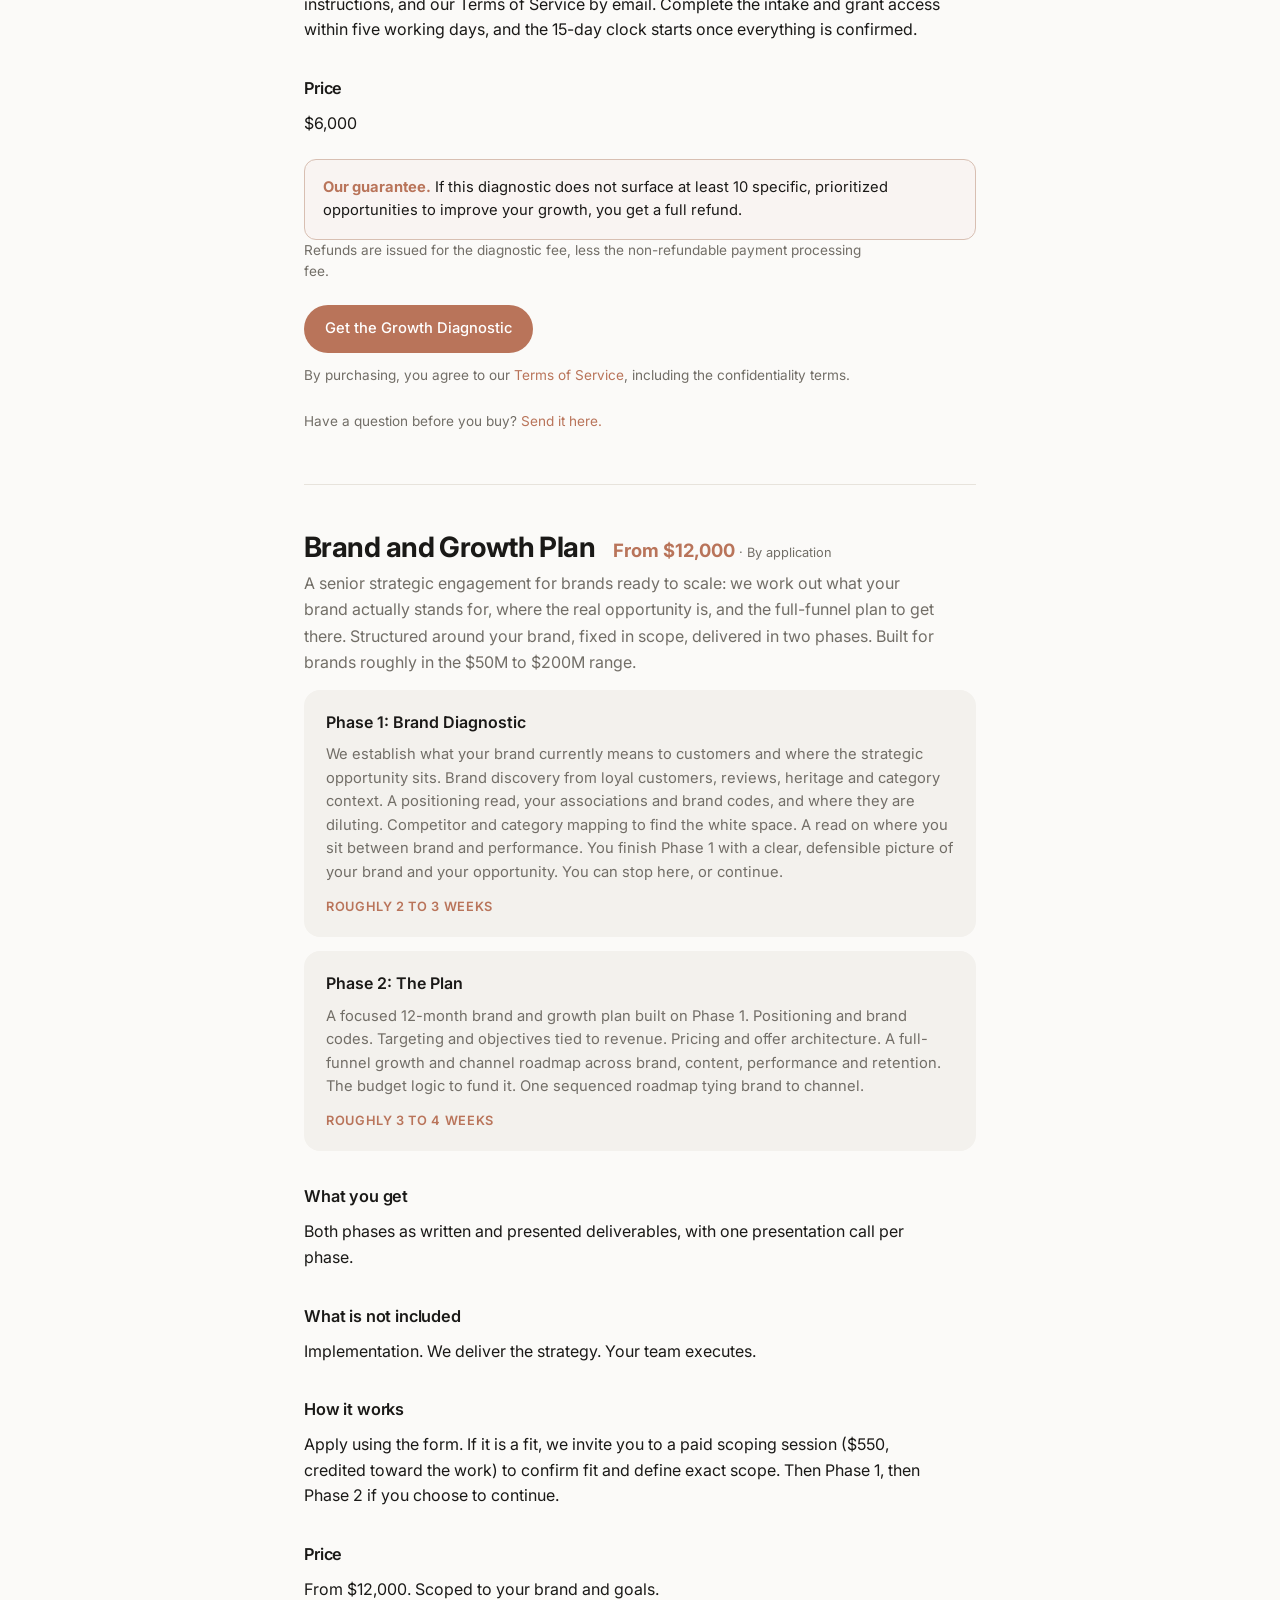
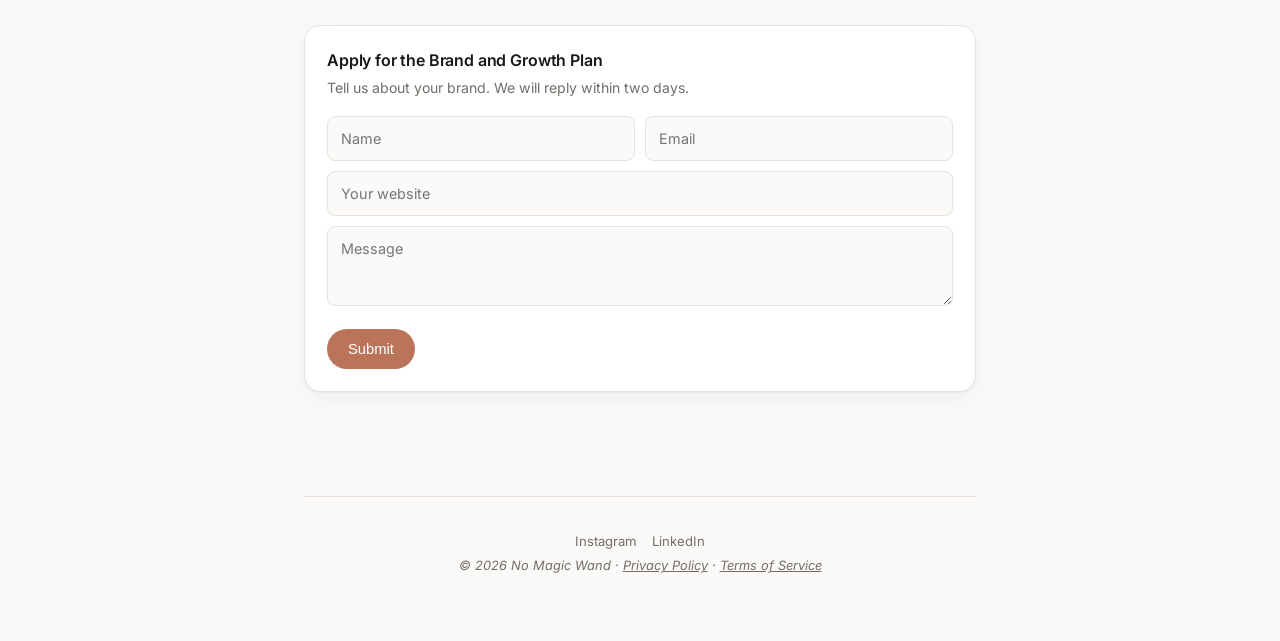
<file: packages.html>
<!DOCTYPE html>
<html lang="en">
<head>
  <meta charset="UTF-8" />
  <meta name="viewport" content="width=device-width, initial-scale=1.0" />
  <title>Work | No Magic Wand</title>
  <meta name="description" content="Two ways to work with us: the Growth Diagnostic and 90-Day Plan ($6,000) and the Brand and Growth Plan (from $12,000, by application)." />
  <link rel="canonical" href="https://nomagicwand.com/packages.html" />
  <meta property="og:title" content="Work | No Magic Wand" />
  <meta property="og:description" content="Fixed-scope growth and brand strategy for beauty and wellness DTC brands." />
  <meta property="og:type" content="website" />
  <meta property="og:url" content="https://nomagicwand.com/packages.html" />
  <meta name="twitter:card" content="summary_large_image" />
  <link rel="icon" href="assets/avatar.svg" type="image/svg+xml" />
  <link rel="preconnect" href="https://fonts.googleapis.com" />
  <link rel="preconnect" href="https://fonts.gstatic.com" crossorigin />
  <link href="https://fonts.googleapis.com/css2?family=Inter:wght@300..700&display=swap" rel="stylesheet" />
  <link rel="stylesheet" href="styles.css?v=14" />
</head>
<body>

  <nav class="site-nav" aria-label="Main navigation">
    <div class="nav-inner">
      <a class="nav-logo" href="index.html">No Magic Wand</a>
      <div class="nav-links">
        <a href="blog.html">Blog</a>
        <a href="packages.html" class="active">Work</a>
        <a href="about.html">About</a>
      </div>
    </div>
  </nav>

  <main class="wrap">

    <div class="page-header packages-intro">
      <h1>Work</h1>
      <p>Two ways to work with us, depending on where your brand is and what you need.</p>
    </div>

    <!-- OVERVIEW — compact jump links to each engagement -->
    <div class="package-jump">
      <a href="#growth-diagnostic">Growth Diagnostic and 90-Day Plan</a>
      <a href="#brand-growth-plan">Brand and Growth Plan</a>
    </div>

    <!-- ============================================================
         PRODUCT 1 | GROWTH DIAGNOSTIC AND 90-DAY PLAN
    ============================================================= -->
    <section class="product" id="growth-diagnostic">
      <div class="product-head">
        <h2 class="product-name">Growth Diagnostic and 90-Day Plan</h2>
        <div class="product-price">$6,000</div>
      </div>
      <p class="product-tag">
        A full-funnel teardown of where your growth is leaking, across acquisition and retention, with the
        fixes sequenced into a 90-day plan you can hand straight to your team. You receive a written
        deliverable. Your team executes it.
      </p>
      <p class="product-tag" style="font-size:0.88rem;">Built for brands with at least $15,000 a month in combined paid media spend, or $1,000,000 in annual revenue. Below that, there usually is not enough data for the diagnosis to be worth the price.</p>

      <h3>What is included</h3>

      <div class="includes-group">
        <h4>Acquisition</h4>
        <ul class="card-includes">
          <li>Paid account audit across Meta, Google and TikTok as applicable: structure, budget allocation, bidding, measurement</li>
          <li>CAC and unit economics: CAC ceiling, payback, contribution margin</li>
          <li>Creative diagnosis: what is working, what is fatiguing, and the angle and persona gaps</li>
          <li>Channel diversification roadmap</li>
        </ul>
      </div>

      <div class="includes-group">
        <h4>Retention and lifecycle</h4>
        <ul class="card-includes">
          <li>Lifecycle map across the customer journey, from acquisition through advocacy</li>
          <li>Email, SMS and flow health: where the brand leaks across the lifecycle</li>
          <li>List health and deliverability</li>
          <li>A prioritized retention test roadmap</li>
        </ul>
      </div>

      <div class="includes-group">
        <h4>Pricing and offer (light read)</h4>
        <ul class="card-includes">
          <li>The obvious pricing and discounting problems, subscription and bundle structure, entry-offer logic</li>
        </ul>
      </div>

      <div class="includes-group">
        <h4>Synthesis</h4>
        <ul class="card-includes">
          <li>Everything sequenced into a 30, 60 and 90 day plan with prioritized actions</li>
        </ul>
      </div>

      <h3>What you get</h3>
      <p>A written document and one walkthrough call to talk it through. Fixed scope.</p>

      <h3>What is not included</h3>
      <p>Implementation, account or email management, and ongoing optimization. We diagnose and prioritize. Your team executes.</p>

      <h3>What we need from you</h3>
      <p>Read access to your ad accounts, analytics, Shopify and email platform. Your LTV, payback and margin numbers. Your claims document. Your current KPIs.</p>

      <h3>Turnaround</h3>
      <p>15 working days from confirmed access, not from payment. We take a limited number of diagnostics at a time to protect quality and turnaround. If we are at capacity when you purchase, we will tell you the next available start date before any work begins.</p>

      <h3>How it works</h3>
      <p>Purchase the diagnostic. You will immediately receive the intake form, tool-access instructions, and our Terms of Service by email. Complete the intake and grant access within five working days, and the 15-day clock starts once everything is confirmed.</p>

      <h3>Price</h3>
      <p>$6,000</p>

      <div class="guarantee">
        <strong>Our guarantee.</strong> If this diagnostic does not surface at least 10 specific, prioritized
        opportunities to improve your growth, you get a full refund.
      </div>
      <p class="ask-quiet">Refunds are issued for the diagnostic fee, less the non-refundable payment processing fee.</p>

      <div class="product-cta">
        <!-- TODO: once you have a real intake + Stripe checkout flow, swap this
             mailto for that link instead. -->
        <a class="btn btn-primary" href="mailto:hello@nomagicwand.com?subject=Get%20started%3A%20Growth%20Diagnostic">Get the Growth Diagnostic</a>
        <p class="ask-quiet">By purchasing, you agree to our <a href="terms.html">Terms of Service</a>, including the confidentiality terms.</p>
        <!-- TODO: once Stripe Checkout replaces this mailto, make this a required checkbox at checkout
             ("I agree to the Terms of Service, including confidentiality terms") so acceptance is explicitly logged. -->
        <p class="ask-quiet">Have a question before you buy? <a href="mailto:hello@nomagicwand.com?subject=Question%20about%20the%20Growth%20Diagnostic">Send it here.</a></p>
      </div>
    </section>

    <!-- ============================================================
         PRODUCT 2 | BRAND AND GROWTH PLAN
    ============================================================= -->
    <section class="product" id="brand-growth-plan">
      <div class="product-head">
        <h2 class="product-name">Brand and Growth Plan</h2>
        <div class="product-price">From $12,000 <span class="by-app">· By application</span></div>
      </div>
      <p class="product-tag">
        A senior strategic engagement for brands ready to scale: we work out what your brand actually stands
        for, where the real opportunity is, and the full-funnel plan to get there. Structured around your
        brand, fixed in scope, delivered in two phases. Built for brands roughly in the $50M to $200M range.
      </p>

      <div class="phase">
        <h4>Phase 1: Brand Diagnostic</h4>
        <p>
          We establish what your brand currently means to customers and where the strategic opportunity sits.
          Brand discovery from loyal customers, reviews, heritage and category context. A positioning read,
          your associations and brand codes, and where they are diluting. Competitor and category mapping to
          find the white space. A read on where you sit between brand and performance. You finish Phase 1 with
          a clear, defensible picture of your brand and your opportunity. You can stop here, or continue.
        </p>
        <span class="phase-dur">Roughly 2 to 3 weeks</span>
      </div>

      <div class="phase">
        <h4>Phase 2: The Plan</h4>
        <p>
          A focused 12-month brand and growth plan built on Phase 1. Positioning and brand codes. Targeting
          and objectives tied to revenue. Pricing and offer architecture. A full-funnel growth and channel
          roadmap across brand, content, performance and retention. The budget logic to fund it. One sequenced
          roadmap tying brand to channel.
        </p>
        <span class="phase-dur">Roughly 3 to 4 weeks</span>
      </div>

      <h3>What you get</h3>
      <p>Both phases as written and presented deliverables, with one presentation call per phase.</p>

      <h3>What is not included</h3>
      <p>Implementation. We deliver the strategy. Your team executes.</p>

      <h3>How it works</h3>
      <p>
        Apply using the form. If it is a fit, we invite you to a paid scoping session ($550, credited toward
        the work) to confirm fit and define exact scope. Then Phase 1, then Phase 2 if you choose to continue.
      </p>

      <h3>Price</h3>
      <p>From $12,000. Scoped to your brand and goals.</p>

      <!-- TODO: wire this form to a real submission endpoint (Formspree, Tally, or your CRM) -->
      <form class="apply-form" action="#" method="post" novalidate>
        <h3>Apply for the Brand and Growth Plan</h3>
        <p class="apply-form-sub">Tell us about your brand. We will reply within two days.</p>
        <div class="apply-form-row">
          <input type="text" name="name" placeholder="Name" autocomplete="name" required />
          <input type="email" name="email" placeholder="Email" autocomplete="email" required />
        </div>
        <input type="url" name="website" placeholder="Your website" autocomplete="url" required />
        <textarea name="message" placeholder="Message"></textarea>
        <button class="btn btn-primary" type="submit">Submit</button>
      </form>
    </section>

    <footer class="footer">
      <nav class="footer-links" aria-label="Footer navigation">
        <a href="https://www.instagram.com/your-handle" target="_blank" rel="noopener">Instagram</a>
        <a href="https://www.linkedin.com/company/your-handle" target="_blank" rel="noopener">LinkedIn</a>
      </nav>
      <p class="footer-tag">© <span class="year-auto">2026</span> No Magic Wand · <a href="privacy.html">Privacy Policy</a> · <a href="terms.html">Terms of Service</a></p>
    </footer>

  </main>

  <script src="script.js"></script>
</body>
</html>
</file>
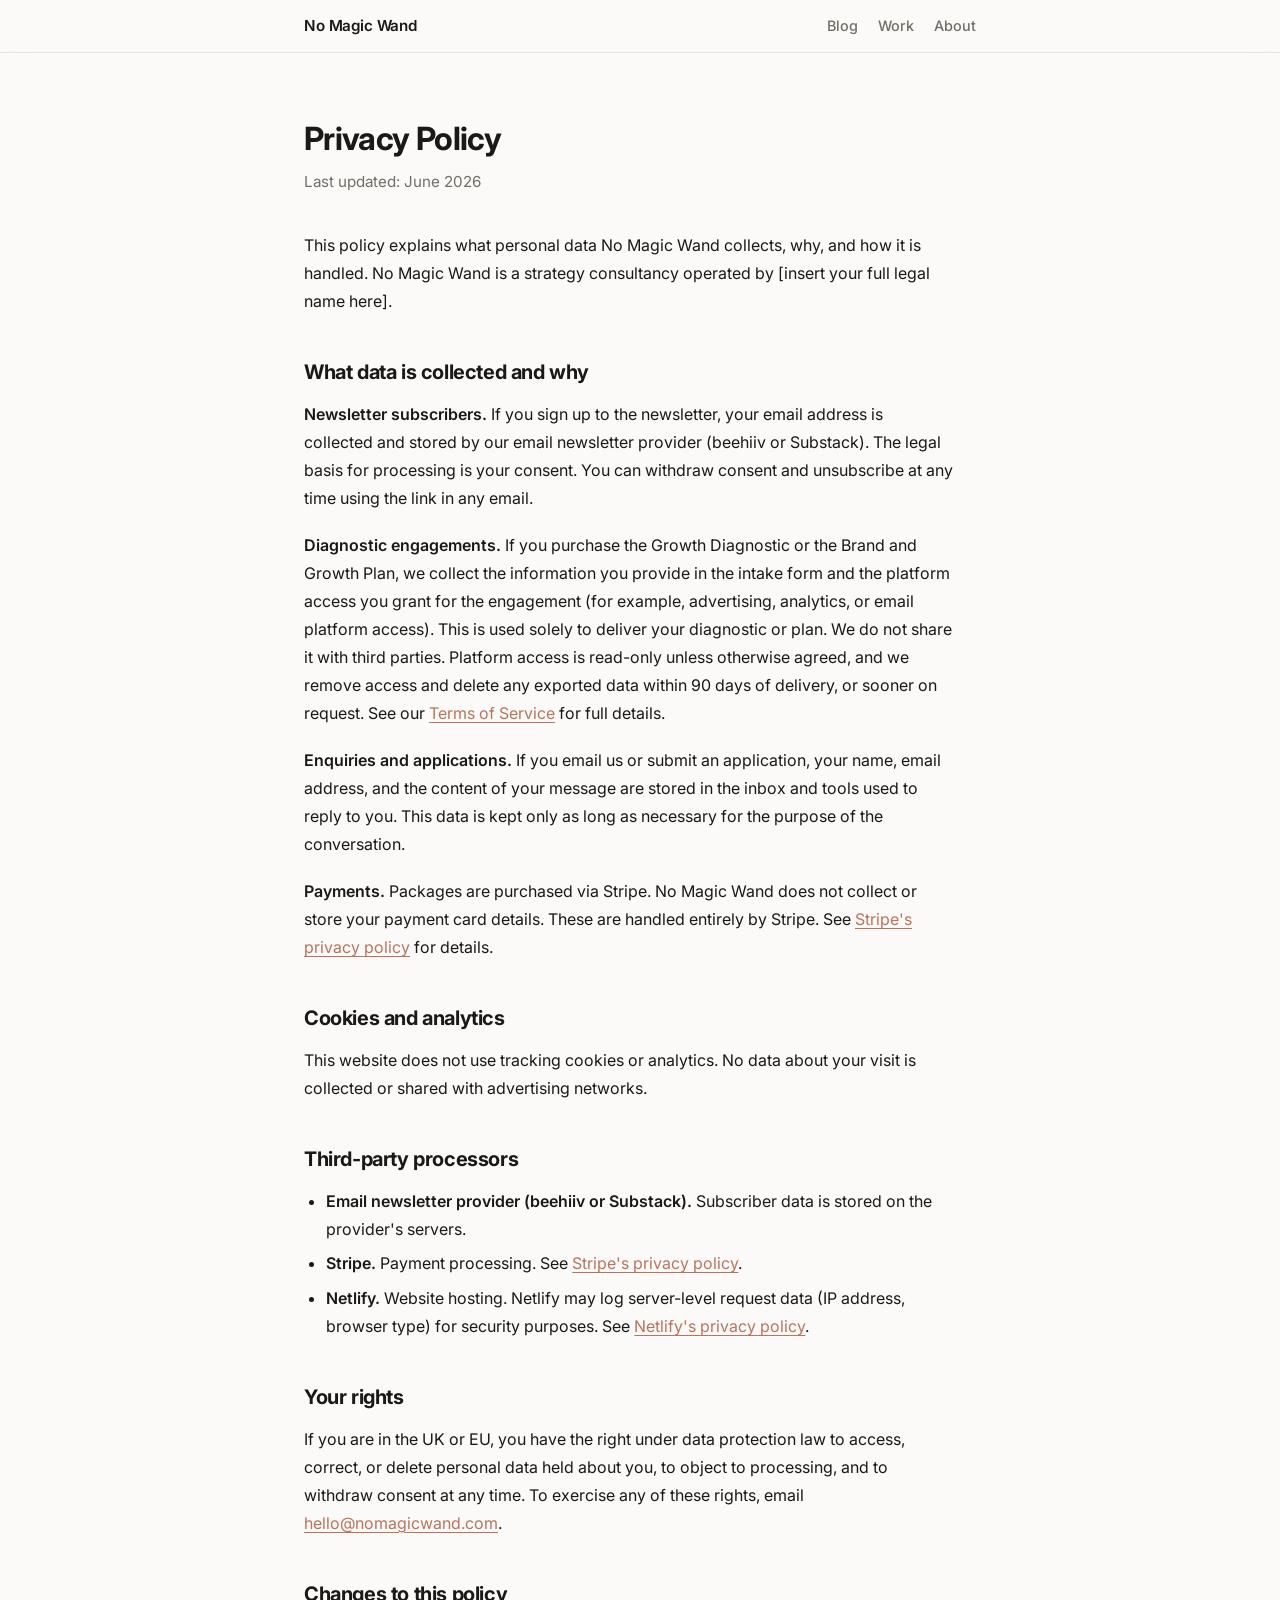
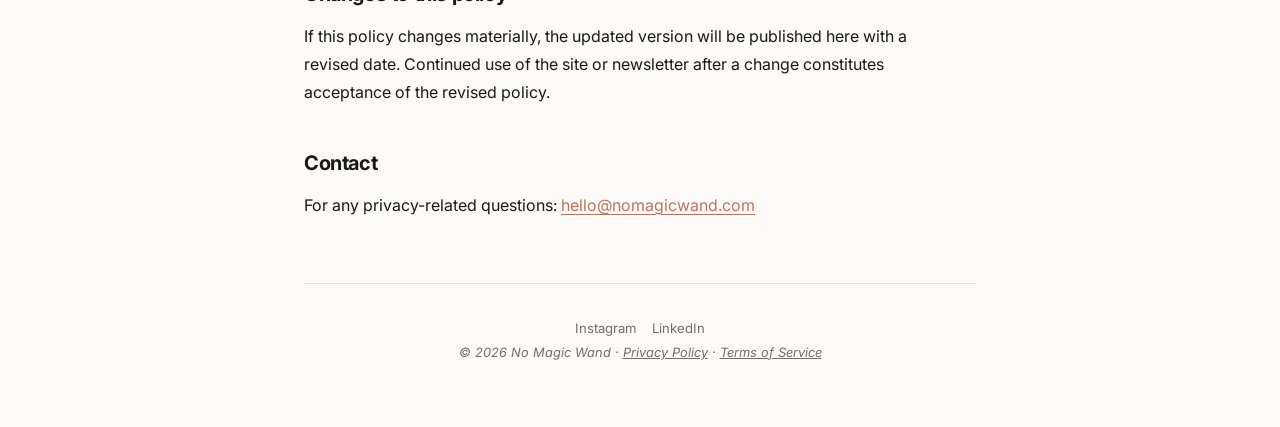
<file: privacy.html>
<!DOCTYPE html>
<html lang="en">
<head>
  <meta charset="UTF-8" />
  <meta name="viewport" content="width=device-width, initial-scale=1.0" />
  <title>Privacy Policy | No Magic Wand</title>
  <meta name="description" content="Privacy policy for No Magic Wand: how your data is handled when you sign up to the newsletter or get in touch." />
  <link rel="canonical" href="https://nomagicwand.com/privacy.html" />
  <meta name="robots" content="noindex" />
  <link rel="icon" href="assets/avatar.svg" type="image/svg+xml" />
  <link rel="preconnect" href="https://fonts.googleapis.com" />
  <link rel="preconnect" href="https://fonts.gstatic.com" crossorigin />
  <link href="https://fonts.googleapis.com/css2?family=Inter:wght@300..700&display=swap" rel="stylesheet" />
  <link rel="stylesheet" href="styles.css?v=14" />
</head>
<body>

  <nav class="site-nav" aria-label="Main navigation">
    <div class="nav-inner">
      <a class="nav-logo" href="index.html">No Magic Wand</a>
      <div class="nav-links">
        <a href="blog.html">Blog</a>
        <a href="packages.html">Work</a>
        <a href="about.html">About</a>
      </div>
    </div>
  </nav>

  <main class="wrap">

    <div class="page-header">
      <h1>Privacy Policy</h1>
      <p>Last updated: June 2026</p>
    </div>

    <article class="post-body">

      <!-- TODO: confirm legal entity name and jurisdiction. -->
      <p>This policy explains what personal data No Magic Wand collects, why, and how it is handled. No Magic Wand is a strategy consultancy operated by [insert your full legal name here].</p>

      <h2>What data is collected and why</h2>

      <p><strong>Newsletter subscribers.</strong> If you sign up to the newsletter, your email address is collected and stored by our email newsletter provider (beehiiv or Substack). The legal basis for processing is your consent. You can withdraw consent and unsubscribe at any time using the link in any email.</p>

      <p><strong>Diagnostic engagements.</strong> If you purchase the Growth Diagnostic or the Brand and Growth Plan, we collect the information you provide in the intake form and the platform access you grant for the engagement (for example, advertising, analytics, or email platform access). This is used solely to deliver your diagnostic or plan. We do not share it with third parties. Platform access is read-only unless otherwise agreed, and we remove access and delete any exported data within 90 days of delivery, or sooner on request. See our <a href="terms.html">Terms of Service</a> for full details.</p>

      <p><strong>Enquiries and applications.</strong> If you email us or submit an application, your name, email address, and the content of your message are stored in the inbox and tools used to reply to you. This data is kept only as long as necessary for the purpose of the conversation.</p>

      <p><strong>Payments.</strong> Packages are purchased via Stripe. No Magic Wand does not collect or store your payment card details. These are handled entirely by Stripe. See <a href="https://stripe.com/privacy" target="_blank" rel="noopener">Stripe's privacy policy</a> for details.</p>

      <h2>Cookies and analytics</h2>

      <p>This website does not use tracking cookies or analytics. No data about your visit is collected or shared with advertising networks.</p>

      <h2>Third-party processors</h2>

      <ul>
        <li><strong>Email newsletter provider (beehiiv or Substack).</strong> Subscriber data is stored on the provider's servers.</li>
        <li><strong>Stripe.</strong> Payment processing. See <a href="https://stripe.com/privacy" target="_blank" rel="noopener">Stripe's privacy policy</a>.</li>
        <li><strong>Netlify.</strong> Website hosting. Netlify may log server-level request data (IP address, browser type) for security purposes. See <a href="https://www.netlify.com/privacy/" target="_blank" rel="noopener">Netlify's privacy policy</a>.</li>
      </ul>

      <h2>Your rights</h2>

      <p>If you are in the UK or EU, you have the right under data protection law to access, correct, or delete personal data held about you, to object to processing, and to withdraw consent at any time. To exercise any of these rights, email <a href="mailto:hello@nomagicwand.com">hello@nomagicwand.com</a>.</p>

      <h2>Changes to this policy</h2>

      <p>If this policy changes materially, the updated version will be published here with a revised date. Continued use of the site or newsletter after a change constitutes acceptance of the revised policy.</p>

      <h2>Contact</h2>

      <p>For any privacy-related questions: <a href="mailto:hello@nomagicwand.com">hello@nomagicwand.com</a></p>

    </article>

    <footer class="footer">
      <nav class="footer-links" aria-label="Footer navigation">
        <a href="https://www.instagram.com/your-handle" target="_blank" rel="noopener">Instagram</a>
        <a href="https://www.linkedin.com/company/your-handle" target="_blank" rel="noopener">LinkedIn</a>
      </nav>
      <p class="footer-tag">© <span class="year-auto">2026</span> No Magic Wand · <a href="privacy.html">Privacy Policy</a> · <a href="terms.html">Terms of Service</a></p>
    </footer>

  </main>

  <script src="script.js"></script>
</body>
</html>
</file>
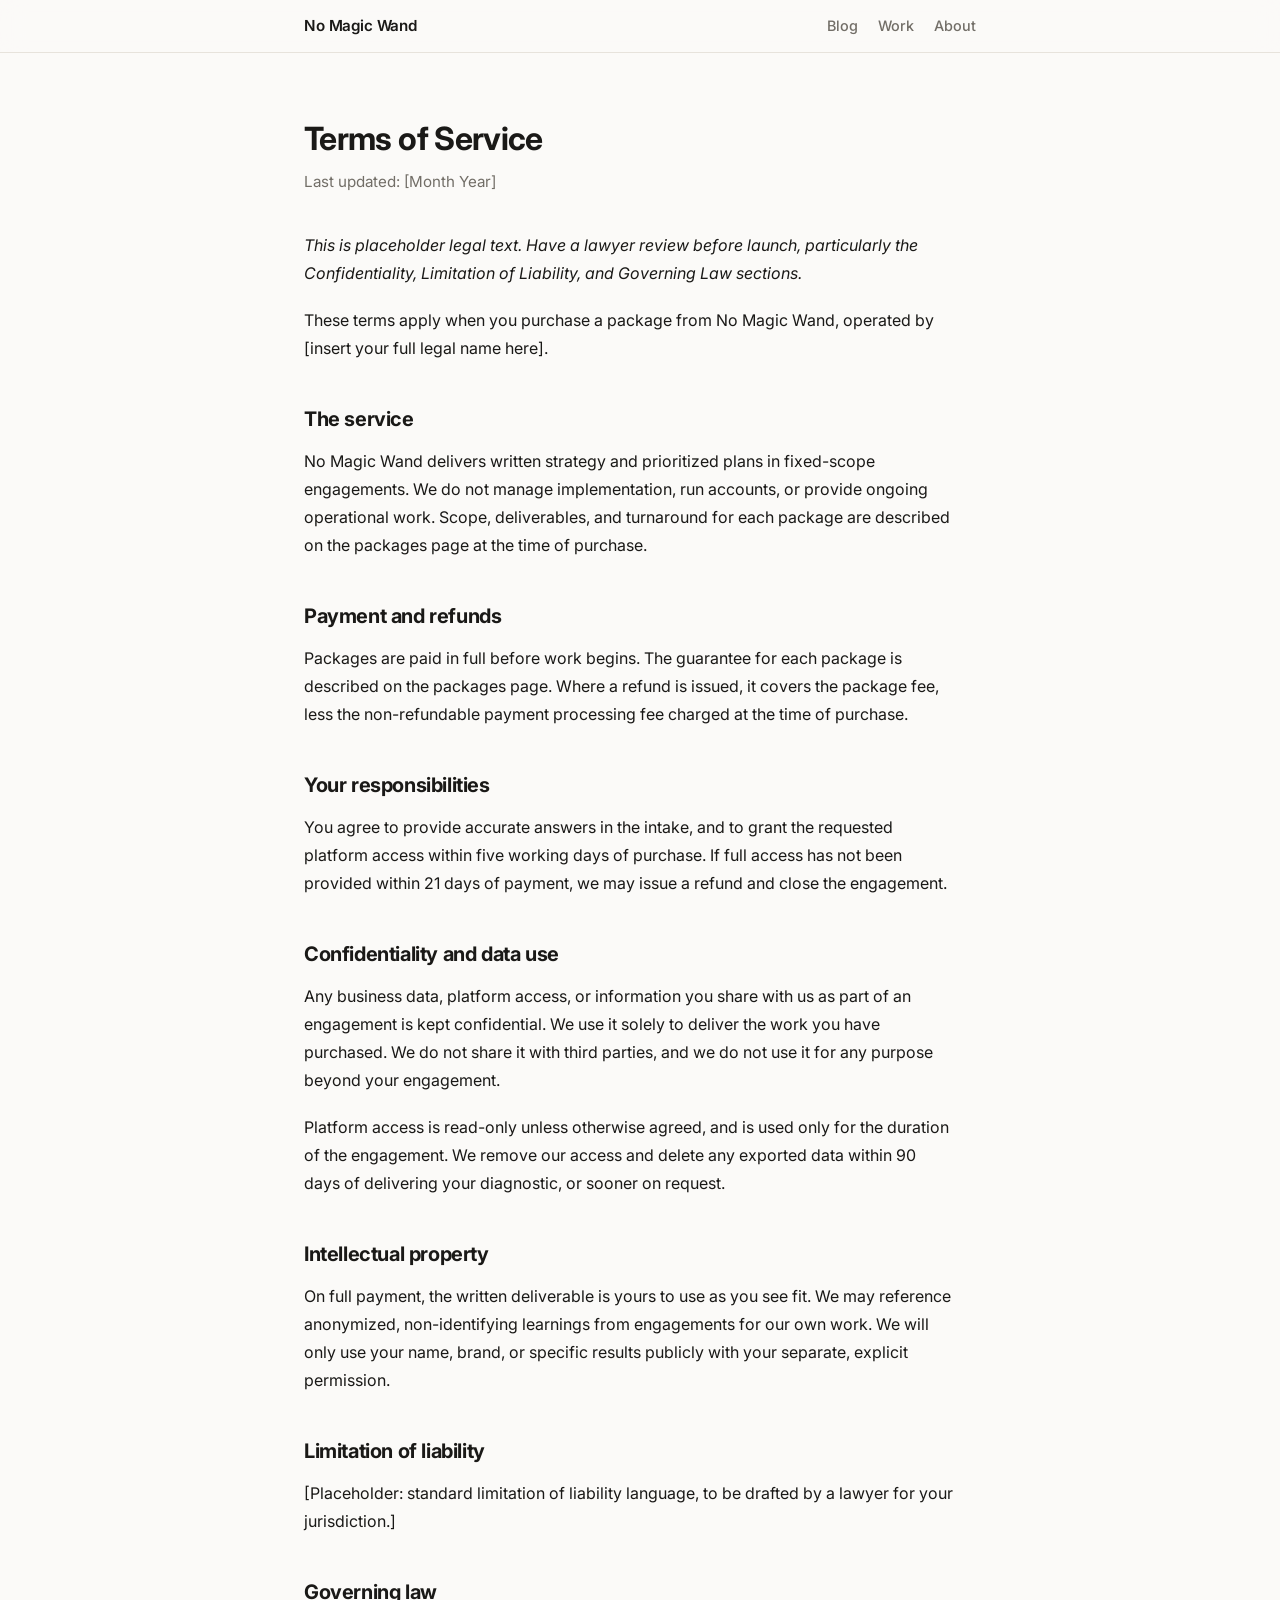
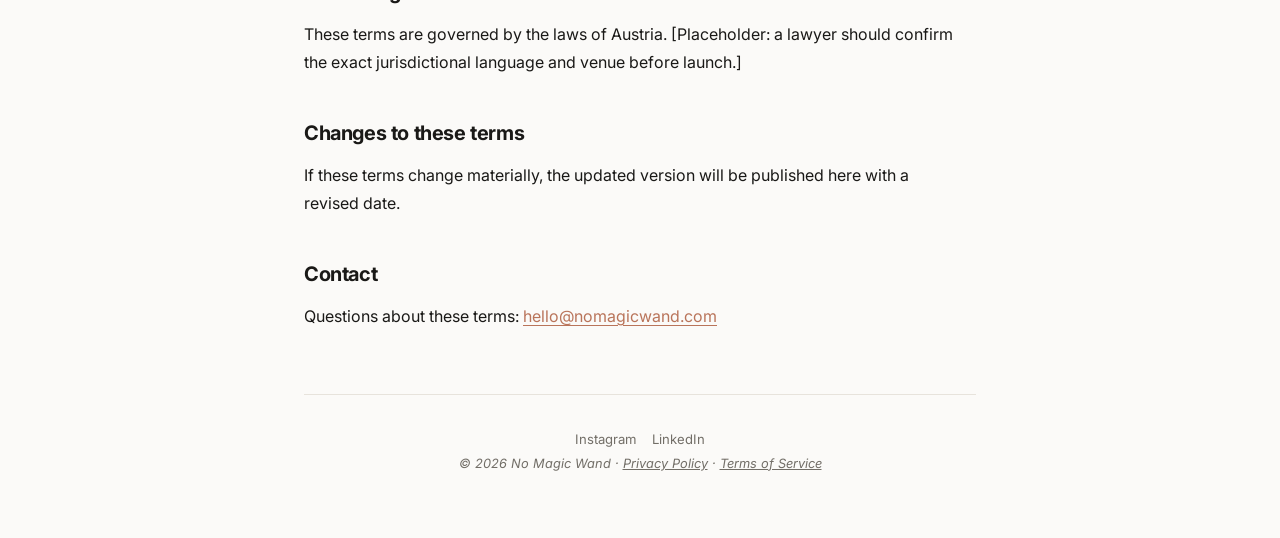
<file: terms.html>
<!DOCTYPE html>
<html lang="en">
<head>
  <meta charset="UTF-8" />
  <meta name="viewport" content="width=device-width, initial-scale=1.0" />
  <title>Terms of Service | No Magic Wand</title>
  <meta name="description" content="Terms of Service for No Magic Wand: what applies when you purchase a package." />
  <link rel="canonical" href="https://nomagicwand.com/terms.html" />
  <meta name="robots" content="noindex" />
  <link rel="icon" href="assets/avatar.svg" type="image/svg+xml" />
  <link rel="preconnect" href="https://fonts.googleapis.com" />
  <link rel="preconnect" href="https://fonts.gstatic.com" crossorigin />
  <link href="https://fonts.googleapis.com/css2?family=Inter:wght@300..700&display=swap" rel="stylesheet" />
  <link rel="stylesheet" href="styles.css?v=14" />
</head>
<body>

  <nav class="site-nav" aria-label="Main navigation">
    <div class="nav-inner">
      <a class="nav-logo" href="index.html">No Magic Wand</a>
      <div class="nav-links">
        <a href="blog.html">Blog</a>
        <a href="packages.html">Work</a>
        <a href="about.html">About</a>
      </div>
    </div>
  </nav>

  <main class="wrap">

    <div class="page-header">
      <h1>Terms of Service</h1>
      <p>Last updated: [Month Year]</p>
    </div>

    <article class="post-body">

      <!-- TODO: have a lawyer review before launch, particularly the Confidentiality,
           Limitation of Liability, and Governing Law sections. -->
      <p><em>This is placeholder legal text. Have a lawyer review before launch, particularly the Confidentiality, Limitation of Liability, and Governing Law sections.</em></p>

      <p>These terms apply when you purchase a package from No Magic Wand, operated by [insert your full legal name here].</p>

      <h2>The service</h2>

      <p>No Magic Wand delivers written strategy and prioritized plans in fixed-scope engagements. We do not manage implementation, run accounts, or provide ongoing operational work. Scope, deliverables, and turnaround for each package are described on the packages page at the time of purchase.</p>

      <h2>Payment and refunds</h2>

      <p>Packages are paid in full before work begins. The guarantee for each package is described on the packages page. Where a refund is issued, it covers the package fee, less the non-refundable payment processing fee charged at the time of purchase.</p>

      <h2>Your responsibilities</h2>

      <p>You agree to provide accurate answers in the intake, and to grant the requested platform access within five working days of purchase. If full access has not been provided within 21 days of payment, we may issue a refund and close the engagement.</p>

      <h2>Confidentiality and data use</h2>

      <p>Any business data, platform access, or information you share with us as part of an engagement is kept confidential. We use it solely to deliver the work you have purchased. We do not share it with third parties, and we do not use it for any purpose beyond your engagement.</p>

      <p>Platform access is read-only unless otherwise agreed, and is used only for the duration of the engagement. We remove our access and delete any exported data within 90 days of delivering your diagnostic, or sooner on request.</p>

      <h2>Intellectual property</h2>

      <p>On full payment, the written deliverable is yours to use as you see fit. We may reference anonymized, non-identifying learnings from engagements for our own work. We will only use your name, brand, or specific results publicly with your separate, explicit permission.</p>

      <h2>Limitation of liability</h2>

      <p>[Placeholder: standard limitation of liability language, to be drafted by a lawyer for your jurisdiction.]</p>

      <h2>Governing law</h2>

      <p>These terms are governed by the laws of Austria. [Placeholder: a lawyer should confirm the exact jurisdictional language and venue before launch.]</p>

      <h2>Changes to these terms</h2>

      <p>If these terms change materially, the updated version will be published here with a revised date.</p>

      <h2>Contact</h2>

      <p>Questions about these terms: <a href="mailto:hello@nomagicwand.com">hello@nomagicwand.com</a></p>

    </article>

    <footer class="footer">
      <nav class="footer-links" aria-label="Footer navigation">
        <a href="https://www.instagram.com/your-handle" target="_blank" rel="noopener">Instagram</a>
        <a href="https://www.linkedin.com/company/your-handle" target="_blank" rel="noopener">LinkedIn</a>
      </nav>
      <p class="footer-tag">© <span class="year-auto">2026</span> No Magic Wand · <a href="privacy.html">Privacy Policy</a> · <a href="terms.html">Terms of Service</a></p>
    </footer>

  </main>

  <script src="script.js"></script>
</body>
</html>
</file>
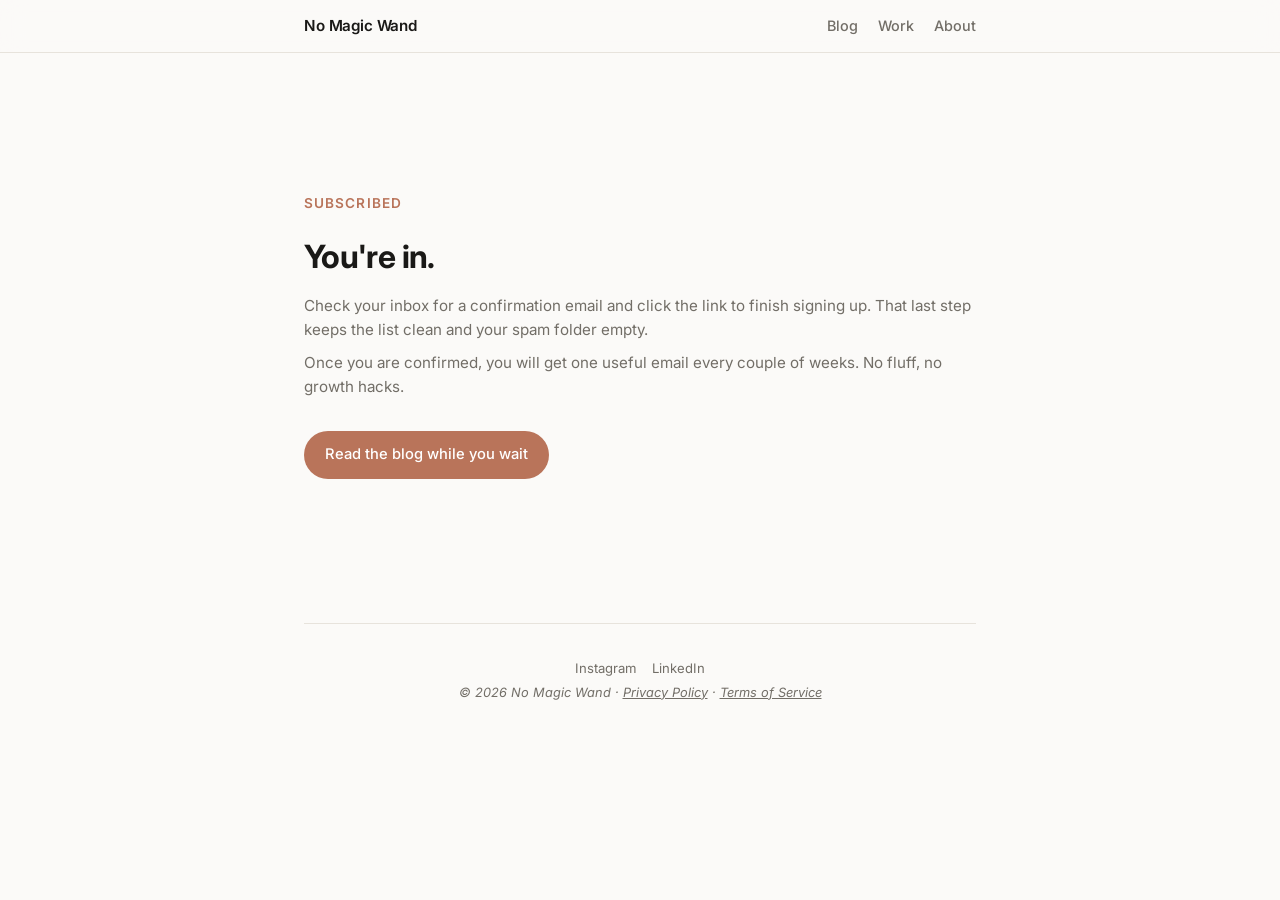
<file: thank-you.html>
<!DOCTYPE html>
<html lang="en">
<head>
  <meta charset="UTF-8" />
  <meta name="viewport" content="width=device-width, initial-scale=1.0" />
  <title>You're in | No Magic Wand</title>
  <meta name="robots" content="noindex" />
  <link rel="icon" href="assets/avatar.svg" type="image/svg+xml" />
  <link rel="preconnect" href="https://fonts.googleapis.com" />
  <link rel="preconnect" href="https://fonts.gstatic.com" crossorigin />
  <link href="https://fonts.googleapis.com/css2?family=Inter:wght@300..700&display=swap" rel="stylesheet" />
  <link rel="stylesheet" href="styles.css?v=14" />

  <!-- ============================================================
       META PIXEL | NEWSLETTER CONVERSION EVENT
       This page loads only after a successful subscribe (set it as the
       redirect URL in your newsletter provider's form settings), so
       firing the event here gives a clean signal.

       TODO: once you have your Meta Pixel installed sitewide, fire the
       Lead event on this page. With the base pixel already in <head> on
       every page, you only need this one line here:

         <script>fbq('track', 'Lead');</script>

       (Gate it behind your cookie-consent check for EU and UK visitors.)
  ============================================================= -->
</head>
<body>

  <nav class="site-nav" aria-label="Main navigation">
    <div class="nav-inner">
      <a class="nav-logo" href="index.html">No Magic Wand</a>
      <div class="nav-links">
        <a href="blog.html">Blog</a>
        <a href="packages.html">Work</a>
        <a href="about.html">About</a>
      </div>
    </div>
  </nav>

  <main class="wrap">

    <div class="page-header" style="padding-top: 80px; padding-bottom: 80px;">
      <p style="font-size: 0.85rem; font-weight: 600; letter-spacing: 0.08em; text-transform: uppercase; color: var(--accent); margin-bottom: 16px;">Subscribed</p>
      <h1>You're in.</h1>
      <p style="color: var(--muted); margin-top: 12px; margin-bottom: 8px;">Check your inbox for a confirmation email and click the link to finish signing up. That last step keeps the list clean and your spam folder empty.</p>
      <p style="color: var(--muted); margin-top: 0; margin-bottom: 32px;">Once you are confirmed, you will get one useful email every couple of weeks. No fluff, no growth hacks.</p>
      <a class="btn btn-primary" href="blog.html">Read the blog while you wait</a>
    </div>

    <footer class="footer">
      <nav class="footer-links" aria-label="Footer navigation">
        <a href="https://www.instagram.com/your-handle" target="_blank" rel="noopener">Instagram</a>
        <a href="https://www.linkedin.com/company/your-handle" target="_blank" rel="noopener">LinkedIn</a>
      </nav>
      <p class="footer-tag">© <span class="year-auto">2026</span> No Magic Wand · <a href="privacy.html">Privacy Policy</a> · <a href="terms.html">Terms of Service</a></p>
    </footer>

  </main>

  <script src="script.js"></script>
</body>
</html>
</file>
<file: styles.css>
/* =========================================================
   No Magic Wand — styles
   Minimal single-column. Light by default,
   auto dark mode via prefers-color-scheme.
   Font: Inter throughout (matches oliur.com).
   ========================================================= */

/* ---- Design tokens: LIGHT ---- */
:root {
  --bg:        #fbfaf8;
  --surface:   #ffffff;
  --surface-2: #f3f1ed;
  --text:      #1a1917;
  --muted:     #726e67;
  --border:    #e7e3dc;
  --accent:    #b9745a;
  --accent-ink:#ffffff;
  --linkedin:  #0a66c2;
  --shadow:    0 1px 2px rgba(20,18,15,.04), 0 8px 24px rgba(20,18,15,.05);
  --radius:    16px;
}

/* ---- Design tokens: DARK ---- */
@media (prefers-color-scheme: dark) {
  :root {
    --bg:        #0d0d0f;
    --surface:   #161618;
    --surface-2: #1d1d20;
    --text:      #ededf0;
    --muted:     #9c9aa3;
    --border:    #28282c;
    --accent:    #d28e74;
    --accent-ink:#1a1212;
    --linkedin:  #4f9ff0;
    --shadow:    0 1px 2px rgba(0,0,0,.4), 0 10px 30px rgba(0,0,0,.45);
  }
}

* { box-sizing: border-box; }
html { scroll-behavior: smooth; }

body {
  margin: 0;
  background: var(--bg);
  color: var(--text);
  font-family: "Inter", -apple-system, BlinkMacSystemFont, "Segoe UI", sans-serif;
  font-size: 16px;
  line-height: 1.6;
  -webkit-font-smoothing: antialiased;
  text-rendering: optimizeLegibility;
}

a { color: inherit; }

/* ----------------- SITE NAV ----------------- */
.site-nav {
  position: sticky;
  top: 0;
  z-index: 100;
  background: color-mix(in srgb, var(--bg) 85%, transparent);
  backdrop-filter: blur(12px);
  -webkit-backdrop-filter: blur(12px);
  border-bottom: 1px solid var(--border);
}
.nav-inner {
  max-width: 720px;
  margin: 0 auto;
  padding: 0 24px;
  height: 52px;
  display: flex;
  align-items: center;
  justify-content: space-between;
}
.nav-logo {
  font-weight: 600;
  font-size: 0.95rem;
  text-decoration: none;
  color: var(--text);
  letter-spacing: -0.01em;
}
.nav-links { display: flex; gap: 24px; }
.nav-links a {
  text-decoration: none;
  color: var(--muted);
  font-size: 0.9rem;
  font-weight: 500;
  transition: color .2s ease;
}
.nav-links a:hover,
.nav-links a.active { color: var(--text); }

/* ----------------- LAYOUT ----------------- */
.wrap {
  max-width: 720px;
  margin: 0 auto;
  padding: 60px 24px 64px;
}
.wrap--wide {
  max-width: 860px;
  margin: 0 auto;
  padding: 60px 24px 64px;
}

/* ----------------- HERO ----------------- */
.hero { text-align: center; }

.avatar {
  width: 88px;
  height: 88px;
  border-radius: 50%;
  object-fit: cover;
  border: 1px solid var(--border);
  box-shadow: var(--shadow);
}

.brand {
  font-weight: 700;
  font-size: clamp(1.8rem, 5vw, 2.4rem);
  letter-spacing: -0.03em;
  margin: 20px 0 6px;
  line-height: 1.1;
}

.tagline {
  margin: 0 0 16px;
  color: var(--accent);
  font-weight: 500;
  font-size: 0.95rem;
}

.bio {
  margin: 0 auto;
  max-width: 46ch;
  color: var(--muted);
  font-size: 1rem;
}
.bio strong { color: var(--text); font-weight: 600; }

.cta-row {
  display: flex;
  gap: 10px;
  justify-content: center;
  flex-wrap: wrap;
  margin: 24px 0 16px;
}

/* ----------------- BUTTONS ----------------- */
.btn {
  display: inline-flex;
  align-items: center;
  justify-content: center;
  gap: 8px;
  padding: 11px 20px;
  border-radius: 999px;
  font-weight: 500;
  font-size: 0.92rem;
  text-decoration: none;
  border: 1px solid transparent;
  cursor: pointer;
  transition: transform .12s ease, background .2s, border-color .2s, opacity .2s;
}
.btn:active { transform: translateY(1px); }

.btn-primary { background: var(--accent); color: var(--accent-ink); }
.btn-primary:hover { opacity: .9; }

.btn-ghost { background: var(--surface); color: var(--text); border-color: var(--border); }
.btn-ghost:hover { background: var(--surface-2); }

.btn-linkedin { background: var(--linkedin); color: #fff; }
.btn-linkedin:hover { opacity: .92; }

/* ----------------- SOCIAL ROW ----------------- */
.social-row { display: flex; gap: 18px; justify-content: center; margin-top: 4px; }
.social-link {
  display: inline-flex;
  align-items: center;
  gap: 7px;
  color: var(--muted);
  text-decoration: none;
  font-size: 0.88rem;
  transition: color .2s ease;
}
.social-link:hover { color: var(--text); }

/* ----------------- SECTIONS ----------------- */
.section { margin-top: 60px; }
.section-head {
  display: flex;
  align-items: baseline;
  justify-content: space-between;
  gap: 12px;
}
.section-title {
  font-weight: 600;
  font-size: 1.1rem;
  letter-spacing: -0.01em;
  margin: 0 0 18px;
}
.section-head .section-title { margin-bottom: 0; }
.section-lede {
  color: var(--muted);
  margin: 8px 0 20px;
  max-width: 52ch;
  font-size: 0.95rem;
}
.see-all {
  color: var(--accent);
  text-decoration: none;
  font-size: 0.88rem;
  font-weight: 500;
  white-space: nowrap;
}
.see-all:hover { text-decoration: underline; }

/* ----------------- NEWSLETTER ----------------- */
.signup { display: flex; gap: 10px; flex-wrap: wrap; }
.hero-signup { justify-content: center; margin-top: 22px; }
.signup-input {
  flex: 1 1 200px;
  padding: 11px 16px;
  border-radius: 999px;
  border: 1px solid var(--border);
  background: var(--surface);
  color: var(--text);
  font: inherit;
  font-size: 0.92rem;
  outline: none;
  transition: border-color .2s, box-shadow .2s;
}
.signup-input::placeholder { color: var(--muted); }
.signup-input:focus {
  border-color: var(--accent);
  box-shadow: 0 0 0 3px color-mix(in srgb, var(--accent) 20%, transparent);
}
.signup .btn { flex: 0 0 auto; }
.signup-note { margin: 10px 0 0; font-size: 0.82rem; color: var(--muted); }
.signup-note.success { color: var(--accent); font-weight: 500; }

/* ----------------- BLOG ROW (homepage) ----------------- */
.post-list { list-style: none; margin: 0; padding: 0; display: grid; gap: 2px; }
.post a {
  display: block;
  text-decoration: none;
  padding: 14px 16px;
  margin: 0 -16px;
  border-radius: 10px;
  transition: background .2s;
}
.post a:hover { background: var(--surface); }
.post-date {
  display: block;
  font-size: 0.74rem;
  text-transform: uppercase;
  letter-spacing: .06em;
  color: var(--muted);
  margin-bottom: 3px;
}
.post-title { display: block; font-weight: 600; font-size: 0.98rem; }
.post-excerpt { display: block; color: var(--muted); font-size: 0.9rem; margin-top: 2px; }

/* ----------------- CASE STUDIES ----------------- */
.case-list { display: grid; gap: 2px; }
.case-item {
  display: grid;
  grid-template-columns: auto 1fr;
  align-items: baseline;
  gap: 4px 16px;
  text-decoration: none;
  padding: 16px;
  margin: 0 -16px;
  border-radius: 10px;
  transition: background .2s;
}
.case-item:hover { background: var(--surface); }
.case-metric {
  font-weight: 700;
  font-size: 0.95rem;
  color: var(--accent);
  letter-spacing: -0.01em;
  white-space: nowrap;
}
.case-title { font-weight: 600; font-size: 0.98rem; color: var(--text); }
.case-meta {
  grid-column: 1 / -1;
  font-size: 0.8rem;
  color: var(--muted);
  text-transform: uppercase;
  letter-spacing: .05em;
}
@media (max-width: 480px) {
  .case-item { grid-template-columns: 1fr; gap: 2px; }
}

/* ----------------- SERVICES CARDS ----------------- */
.cards { display: grid; gap: 14px; }
@media (min-width: 560px) {
  .cards { grid-template-columns: 1fr 1fr; }
  .card-featured { grid-column: 1 / -1; }
}
.card {
  position: relative;
  background: var(--surface);
  border: 1px solid var(--border);
  border-radius: var(--radius);
  padding: 22px;
  box-shadow: var(--shadow);
  display: flex;
  flex-direction: column;
}
.card-featured { border-color: color-mix(in srgb, var(--accent) 50%, var(--border)); }
.card-badge {
  position: absolute;
  top: 16px; right: 16px;
  background: var(--accent);
  color: var(--accent-ink);
  font-size: 0.68rem;
  font-weight: 600;
  letter-spacing: .04em;
  text-transform: uppercase;
  padding: 3px 9px;
  border-radius: 999px;
}
.card-title { font-size: 1.05rem; font-weight: 600; margin: 0 0 5px; letter-spacing: -0.01em; }
.card-for { margin: 0 0 10px; font-size: 0.84rem; font-style: italic; color: var(--accent); }
.card-desc { margin: 0; color: var(--muted); font-size: 0.92rem; }
.card-price { font-size: 1.45rem; font-weight: 700; letter-spacing: -0.02em; margin: auto 0 14px; }
.card-btn { width: 100%; }

.card-includes { list-style: none; margin: 10px 0 0; padding: 0; display: grid; gap: 4px; }
.card-includes li { font-size: 0.85rem; color: var(--muted); padding-left: 16px; position: relative; }
.card-includes li::before { content: "✓"; position: absolute; left: 0; color: var(--accent); font-size: 0.78rem; }

.services-note { margin-top: 20px; text-align: center; color: var(--muted); font-size: 0.92rem; }
.services-note a { color: var(--accent); text-decoration: none; font-weight: 500; }
.services-note a:hover { text-decoration: underline; }

/* ----------------- INSTAGRAM ----------------- */
.ig-grid {
  display: grid;
  grid-template-columns: repeat(3, 1fr);
  gap: 6px;
  margin-top: 16px;
}
.ig-tile {
  aspect-ratio: 1 / 1;
  border-radius: 10px;
  background: linear-gradient(135deg,
    color-mix(in srgb, var(--accent) 25%, var(--surface-2)),
    var(--surface-2));
  border: 1px solid var(--border);
  display: block;
  transition: transform .15s, opacity .2s;
}
.ig-tile:hover { transform: scale(1.02); opacity: .88; }

/* ----------------- LINKEDIN CTA ----------------- */
.li-card {
  display: flex;
  align-items: center;
  justify-content: space-between;
  gap: 18px;
  flex-wrap: wrap;
  background: var(--surface);
  border: 1px solid var(--border);
  border-radius: var(--radius);
  padding: 22px;
  box-shadow: var(--shadow);
}
.li-title { font-weight: 600; font-size: 1.05rem; letter-spacing: -0.01em; margin: 0 0 4px; }
.li-sub { margin: 0; color: var(--muted); font-size: 0.92rem; max-width: 40ch; }
.li-card .btn { flex: 0 0 auto; }

/* ----------------- FOOTER ----------------- */
.footer {
  margin-top: 64px;
  padding-top: 24px;
  border-top: 1px solid var(--border);
  text-align: center;
  color: var(--muted);
  font-size: 0.82rem;
}
.footer-tag { font-style: italic; margin: 4px 0 0; font-size: 0.8rem; }
.footer-links { display: flex; gap: 16px; justify-content: center; margin-top: 10px; }
.footer-links a { color: var(--muted); text-decoration: none; font-size: 0.82rem; transition: color .2s; }
.footer-links a:hover { color: var(--text); }

/* ----------------- BLOG CARD GRID (blog.html) ----------------- */
.blog-grid {
  display: grid;
  grid-template-columns: repeat(auto-fill, minmax(240px, 1fr));
  gap: 20px;
  margin-top: 8px;
}
.blog-card {
  text-decoration: none;
  display: flex;
  flex-direction: column;
  border-radius: var(--radius);
  overflow: hidden;
  border: 1px solid var(--border);
  background: var(--surface);
  box-shadow: var(--shadow);
  transition: transform .15s, box-shadow .2s;
}
.blog-card:hover {
  transform: translateY(-2px);
  box-shadow: 0 4px 12px rgba(20,18,15,.08), 0 16px 40px rgba(20,18,15,.08);
}
.blog-card__thumb { aspect-ratio: 840 / 500; display: block; flex-shrink: 0; }

.blog-card:nth-child(1) .blog-card__thumb { background: linear-gradient(135deg, #d4a0a0, #b9745a); }
.blog-card:nth-child(2) .blog-card__thumb { background: linear-gradient(135deg, #a8c4b8, #6b9e8e); }
.blog-card:nth-child(3) .blog-card__thumb { background: linear-gradient(135deg, #c4b0d4, #9070b4); }
.blog-card:nth-child(4) .blog-card__thumb { background: linear-gradient(135deg, #d4c4a0, #b49060); }
.blog-card:nth-child(5) .blog-card__thumb { background: linear-gradient(135deg, #b0c4d4, #607090); }
.blog-card:nth-child(6) .blog-card__thumb { background: linear-gradient(135deg, #d4b0b8, #a05060); }

.blog-card__body { padding: 16px 18px 18px; display: flex; flex-direction: column; flex: 1; }
.blog-card__date { font-size: 0.72rem; text-transform: uppercase; letter-spacing: .06em; color: var(--muted); margin-bottom: 5px; }
.blog-card__title { font-weight: 600; font-size: 0.97rem; line-height: 1.4; color: var(--text); margin: 0 0 6px; }
.blog-card__excerpt { font-size: 0.87rem; color: var(--muted); margin: 0; flex: 1; }

/* Page header (blog + offers pages) */
.page-header { margin-bottom: 36px; }
.page-header h1 { font-size: clamp(1.6rem, 4vw, 2rem); font-weight: 700; letter-spacing: -0.02em; margin: 0 0 6px; }
.page-header p { color: var(--muted); margin: 0; font-size: 0.95rem; }

/* Blog pagination */
.pagination { display: flex; justify-content: center; gap: 8px; margin-top: 40px; }
.pagination a, .pagination span {
  display: inline-flex; align-items: center; justify-content: center;
  width: 36px; height: 36px; border-radius: 999px; border: 1px solid var(--border);
  font-size: 0.85rem; text-decoration: none; color: var(--muted); transition: background .2s, color .2s;
}
.pagination a:hover { background: var(--surface); color: var(--text); }
.pagination span.current { background: var(--accent); color: var(--accent-ink); border-color: var(--accent); font-weight: 600; }

/* ----------------- SINGLE BLOG POST (blog-post.html) ---------- */
.post-header { margin-bottom: 32px; }
.post-header__date { font-size: 0.76rem; text-transform: uppercase; letter-spacing: .07em; color: var(--muted); display: block; margin-bottom: 10px; }
.post-header__title { font-size: clamp(1.6rem, 4vw, 2.1rem); font-weight: 700; letter-spacing: -0.03em; line-height: 1.15; margin: 0 0 14px; }
.post-header__lede { font-size: 1.05rem; color: var(--muted); margin: 0; max-width: 52ch; line-height: 1.6; }

.post-thumb {
  width: 100%; aspect-ratio: 840 / 500;
  border-radius: var(--radius);
  background: linear-gradient(135deg, #d4a0a0, #b9745a);
  margin-bottom: 36px; border: 1px solid var(--border); display: block;
}
.post-body { font-size: 1rem; line-height: 1.75; max-width: 65ch; }
.post-body h2 { font-size: 1.25rem; font-weight: 700; letter-spacing: -0.02em; margin: 2em 0 0.5em; }
.post-body h3 { font-size: 1.05rem; font-weight: 600; margin: 1.6em 0 0.4em; }
.post-body p { margin: 0 0 1.2em; }
.post-body ul, .post-body ol { margin: 0 0 1.2em; padding-left: 1.4em; }
.post-body li { margin-bottom: 0.4em; }
.post-body strong { font-weight: 600; }
.post-body a { color: var(--accent); text-underline-offset: 3px; }
.post-body blockquote {
  border-left: 3px solid var(--accent); margin: 1.6em 0;
  padding: 4px 0 4px 18px; color: var(--muted); font-style: italic; font-size: 1.02rem;
}
.post-divider { border: none; border-top: 1px solid var(--border); margin: 44px 0; }

.related { margin-top: 44px; }
.related h2 { font-size: 1.05rem; font-weight: 600; margin: 0 0 18px; }
.related-grid { display: grid; grid-template-columns: repeat(auto-fill, minmax(200px, 1fr)); gap: 14px; }

.back-link {
  display: inline-flex; align-items: center; gap: 6px;
  color: var(--muted); text-decoration: none; font-size: 0.88rem;
  margin-bottom: 28px; transition: color .2s;
}
.back-link:hover { color: var(--text); }

/* ----------------- OFFERS PAGE (offers.html) ------------------ */
.offers-intro { margin-bottom: 40px; }
.offers-intro p { color: var(--muted); font-size: 0.98rem; max-width: 52ch; }

.offer-row { display: grid; gap: 20px; margin-bottom: 56px; }
@media (min-width: 640px) {
  .offer-row { grid-template-columns: 1fr 1fr; }
  .offer-row .card-featured { grid-column: 1 / -1; }
}

.process-steps { counter-reset: step; list-style: none; margin: 0; padding: 0; display: grid; gap: 14px; }
.process-steps li {
  counter-increment: step;
  display: grid;
  grid-template-columns: 34px 1fr;
  column-gap: 14px;
  row-gap: 2px;
  align-items: center;
}
.process-steps li::before {
  content: counter(step);
  grid-column: 1;
  grid-row: 1 / span 2;
  align-self: start;
  width: 34px; height: 34px; border-radius: 50%;
  background: var(--surface-2); border: 1px solid var(--border);
  display: flex; align-items: center; justify-content: center;
  font-size: 0.8rem; font-weight: 600; color: var(--accent); flex-shrink: 0;
}
.process-steps strong { grid-column: 2; font-weight: 600; font-size: 0.95rem; }
.process-steps span { grid-column: 2; color: var(--muted); font-size: 0.9rem; }

.faq { list-style: none; margin: 0; padding: 0; display: grid; gap: 10px; }
.faq li { background: var(--surface); border: 1px solid var(--border); border-radius: 12px; padding: 16px 18px; }
.faq strong { display: block; font-weight: 600; margin-bottom: 5px; font-size: 0.95rem; }
.faq p { margin: 0; color: var(--muted); font-size: 0.9rem; }

/* ----------------- MOBILE ----------------- */
@media (max-width: 480px) {
  .wrap, .wrap--wide { padding: 48px 20px 56px; }
  .nav-inner { padding: 0 20px; }
  .ig-grid { gap: 4px; }
  .ig-tile { border-radius: 8px; }
  .li-card { flex-direction: column; align-items: flex-start; }
}

/* ----------------- MOTION PREFERENCE ----------------- */
@media (prefers-reduced-motion: reduce) {
  html { scroll-behavior: auto; }
  * { transition: none !important; }
}

/* ----------------- PROSE / GENERIC TEXT ----------------- */
.prose { max-width: 62ch; }
.prose p { margin: 0 0 1.1em; color: var(--text); }
.prose p.lead { font-size: 1.05rem; }
.prose p.muted { color: var(--muted); }

/* ----------------- TESTIMONIALS ----------------- */
.quotes { display: grid; gap: 14px; margin-top: 6px; }
@media (min-width: 620px) { .quotes { grid-template-columns: 1fr 1fr; } }
.quote {
  margin: 0;
  background: var(--surface);
  border: 1px solid var(--border);
  border-radius: var(--radius);
  padding: 22px;
  box-shadow: var(--shadow);
}
.quote p { margin: 0 0 12px; font-size: 0.98rem; line-height: 1.6; }
.quote-cite { color: var(--muted); font-size: 0.85rem; font-style: normal; }

/* ----------------- PACKAGES (packages.html) ----------------- */
.packages-intro { margin-bottom: 8px; }
.product { padding: 40px 0; border-top: 1px solid var(--border); scroll-margin-top: 70px; }
.product:first-of-type { border-top: none; padding-top: 8px; }
.product-head { display: flex; flex-wrap: wrap; align-items: baseline; justify-content: flex-start; gap: 6px 18px; }
.product-name { font-size: clamp(1.35rem, 3.5vw, 1.75rem); font-weight: 700; letter-spacing: -0.02em; margin: 0; }
.product-price { font-size: 1.15rem; font-weight: 700; color: var(--accent); white-space: nowrap; text-align: right; }
.product-price .by-app { font-weight: 400; font-size: 0.8rem; color: var(--muted); }
.product-tag { color: var(--muted); font-size: 1rem; line-height: 1.65; max-width: 62ch; margin: 16px 0 32px; }
.product h3 { font-size: 1.02rem; font-weight: 600; margin: 32px 0 10px; letter-spacing: -0.01em; }
.product p { margin: 0 0 12px; max-width: 64ch; }
.includes-group h4 { font-size: 0.78rem; text-transform: uppercase; letter-spacing: .07em; color: var(--accent); margin: 18px 0 8px; font-weight: 600; }

.guarantee {
  background: color-mix(in srgb, var(--accent) 8%, var(--surface));
  border: 1px solid color-mix(in srgb, var(--accent) 32%, var(--border));
  border-radius: 12px;
  padding: 16px 18px;
  margin: 22px 0 0;
  font-size: 0.92rem;
}
.guarantee strong { color: var(--accent); }

.product-cta { margin-top: 22px; display: flex; flex-direction: column; align-items: flex-start; gap: 12px; }
.product-cta .btn { min-width: 220px; }
.ask-quiet { font-size: 0.85rem; color: var(--muted); margin: 0; }
.ask-quiet a { color: var(--accent); text-decoration: none; }
.ask-quiet a:hover { text-decoration: underline; }

.phase { background: var(--surface-2); border: none; border-radius: var(--radius); padding: 20px 22px; margin: 14px 0; }
.phase h4 { margin: 0 0 8px; font-size: 1rem; font-weight: 600; }
.phase p { margin: 0; color: var(--muted); font-size: 0.92rem; max-width: none; }
.phase-dur { display: block; margin-top: 12px; font-size: 0.8rem; text-transform: uppercase; letter-spacing: .05em; color: var(--accent); font-weight: 600; }

.apply-form {
  background: var(--surface);
  border: 1px solid var(--border);
  border-radius: var(--radius);
  padding: 22px;
  margin-top: 22px;
  box-shadow: var(--shadow);
}
.apply-form h3 { margin: 0 0 4px; font-size: 1rem; }
.apply-form .apply-form-sub { margin: 0 0 16px; color: var(--muted); font-size: 0.88rem; }
.apply-form-row { display: grid; grid-template-columns: 1fr 1fr; gap: 10px; margin-bottom: 10px; }
.apply-form input,
.apply-form textarea {
  width: 100%;
  font: inherit;
  font-size: 0.9rem;
  padding: 10px 13px;
  border: 1px solid var(--border);
  border-radius: 8px;
  background: var(--bg);
  color: var(--text);
  box-sizing: border-box;
  outline: none;
  transition: border-color .2s, box-shadow .2s;
}
.apply-form input:focus,
.apply-form textarea:focus {
  border-color: var(--accent);
  box-shadow: 0 0 0 3px color-mix(in srgb, var(--accent) 20%, transparent);
}
.apply-form input[type="url"] { margin-bottom: 10px; }
.apply-form textarea { min-height: 80px; resize: vertical; margin-bottom: 16px; }
@media (max-width: 480px) {
  .apply-form-row { grid-template-columns: 1fr; }
}

/* ----------------- TEAM (about.html) ----------------- */
.team { display: grid; gap: 12px; margin-top: 8px; }
.team-member { background: var(--surface); border: 1px solid var(--border); border-radius: var(--radius); padding: 20px 22px; box-shadow: var(--shadow); }
.team-member h3 { margin: 0 0 4px; font-size: 1rem; font-weight: 600; }
.team-member .role { color: var(--accent); font-size: 0.85rem; font-weight: 500; }
.team-member p { margin: 8px 0 0; color: var(--muted); font-size: 0.92rem; }

/* ----------------- RICH FOOTER ----------------- */
.site-footer {
  margin-top: 72px;
  padding-top: 32px;
  border-top: 1px solid var(--border);
  text-align: center;
  color: var(--muted);
}
.footer-desc { max-width: 48ch; margin: 0 auto 20px; font-size: 0.9rem; color: var(--muted); }
.footer-signup { max-width: 380px; margin: 0 auto; justify-content: center; }
.site-footer .signup-note { text-align: center; }
.footer-nav, .footer-social { display: flex; flex-wrap: wrap; gap: 8px 18px; justify-content: center; }
.footer-nav { margin-top: 24px; }
.footer-social { margin-top: 10px; }
.footer-nav a, .footer-social a { color: var(--muted); text-decoration: none; font-size: 0.85rem; transition: color .2s; }
.footer-nav a:hover, .footer-social a:hover { color: var(--text); }
.footer-legal { margin: 22px 0 0; font-size: 0.78rem; color: var(--muted); }
.footer-legal a { color: var(--muted); text-decoration: underline; text-underline-offset: 2px; }

/* Packages jump links (compact contents) */
.package-jump { display: flex; flex-wrap: wrap; justify-content: center; gap: 10px; margin: 8px 0 36px; }
.package-jump a {
  flex: 1 1 240px; max-width: 360px;
  display: flex; flex-direction: column; align-items: center; justify-content: center; gap: 3px;
  border: 1px solid color-mix(in srgb, var(--accent) 55%, var(--border));
  border-radius: 14px;
  padding: 14px 18px; font-size: 1rem; font-weight: 700;
  text-align: center; text-decoration: none; color: var(--accent);
  transition: background .2s, border-color .2s;
}
.package-jump a:hover { background: color-mix(in srgb, var(--accent) 8%, var(--surface)); border-color: var(--accent); }
.package-jump .pj-tag { color: var(--muted); font-weight: 400; font-size: 0.72rem; }

/* nav spacing for more links */
.nav-links { gap: 20px; }
@media (max-width: 480px) {
  .nav-links { gap: 13px; }
  .nav-links a { font-size: 0.82rem; }
  .product-cta .btn { min-width: 0; width: 100%; }
  .product-price { text-align: left; }
}
</file>
